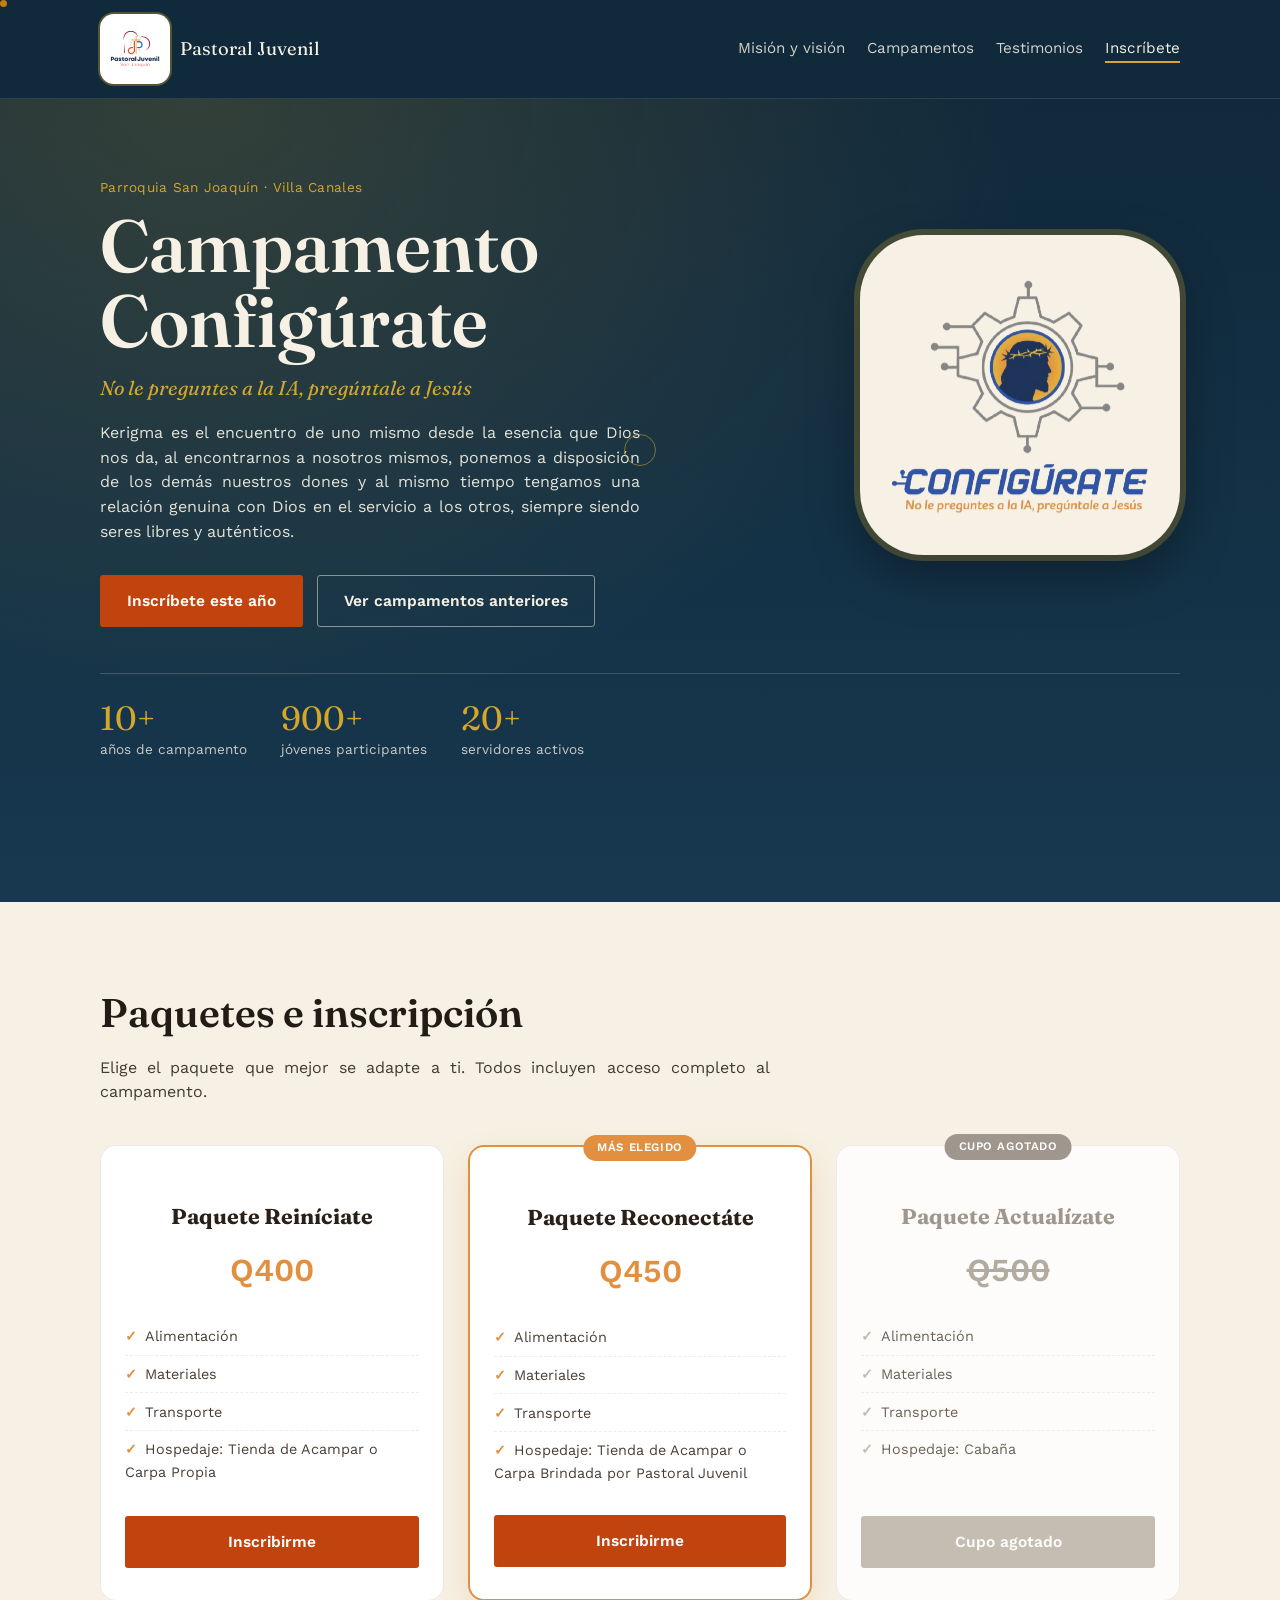
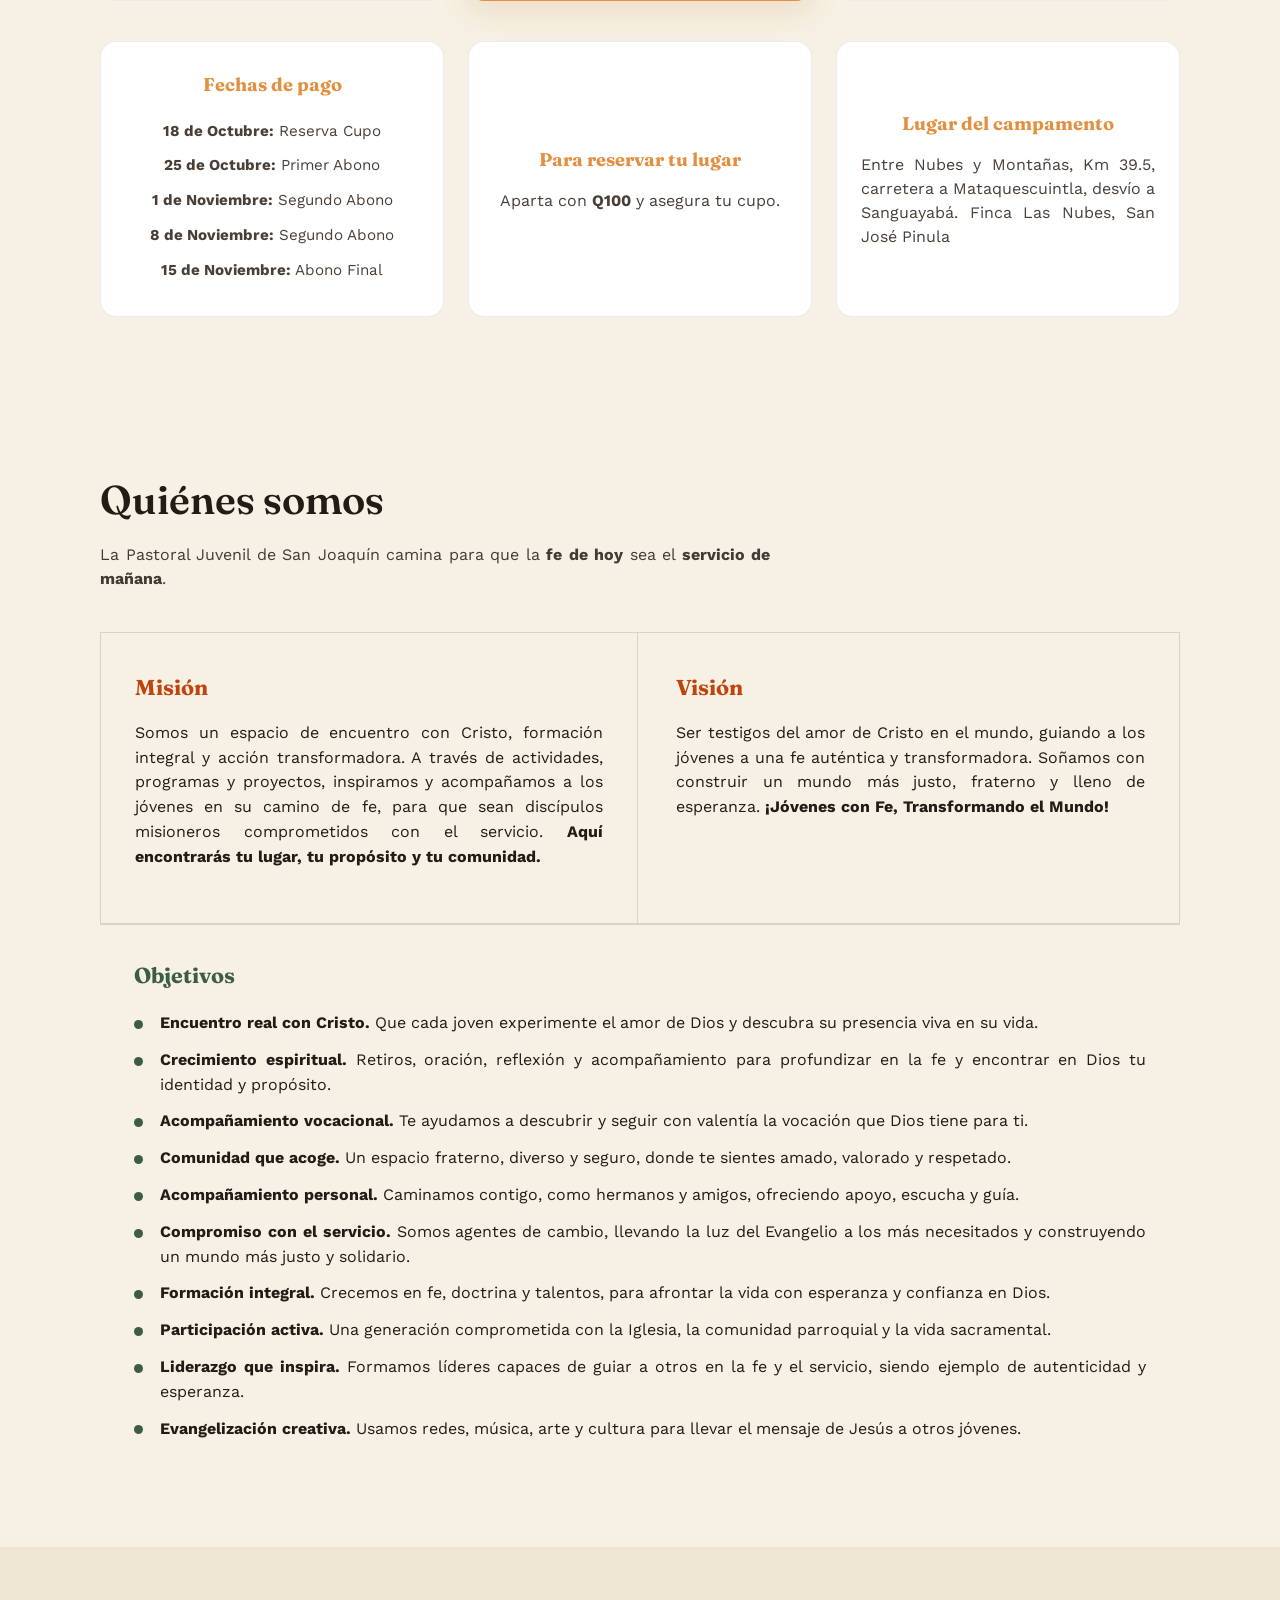
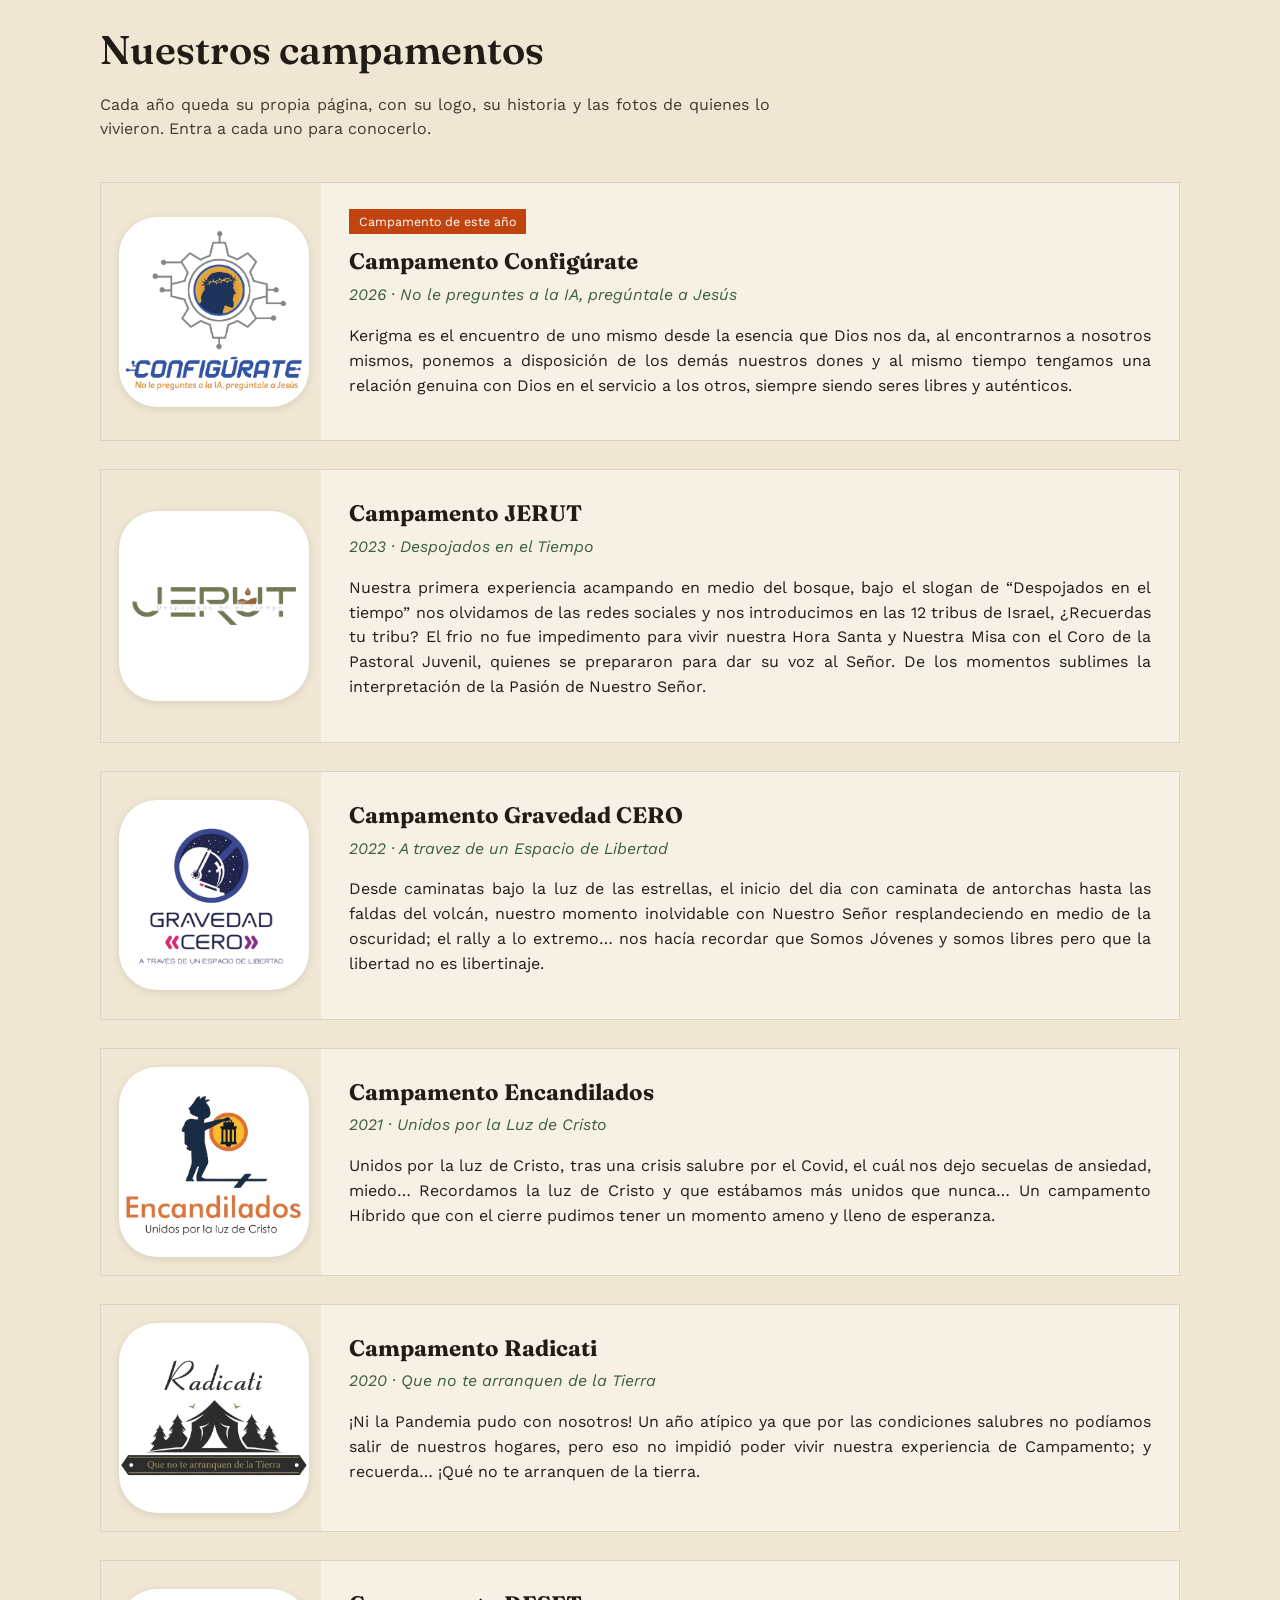
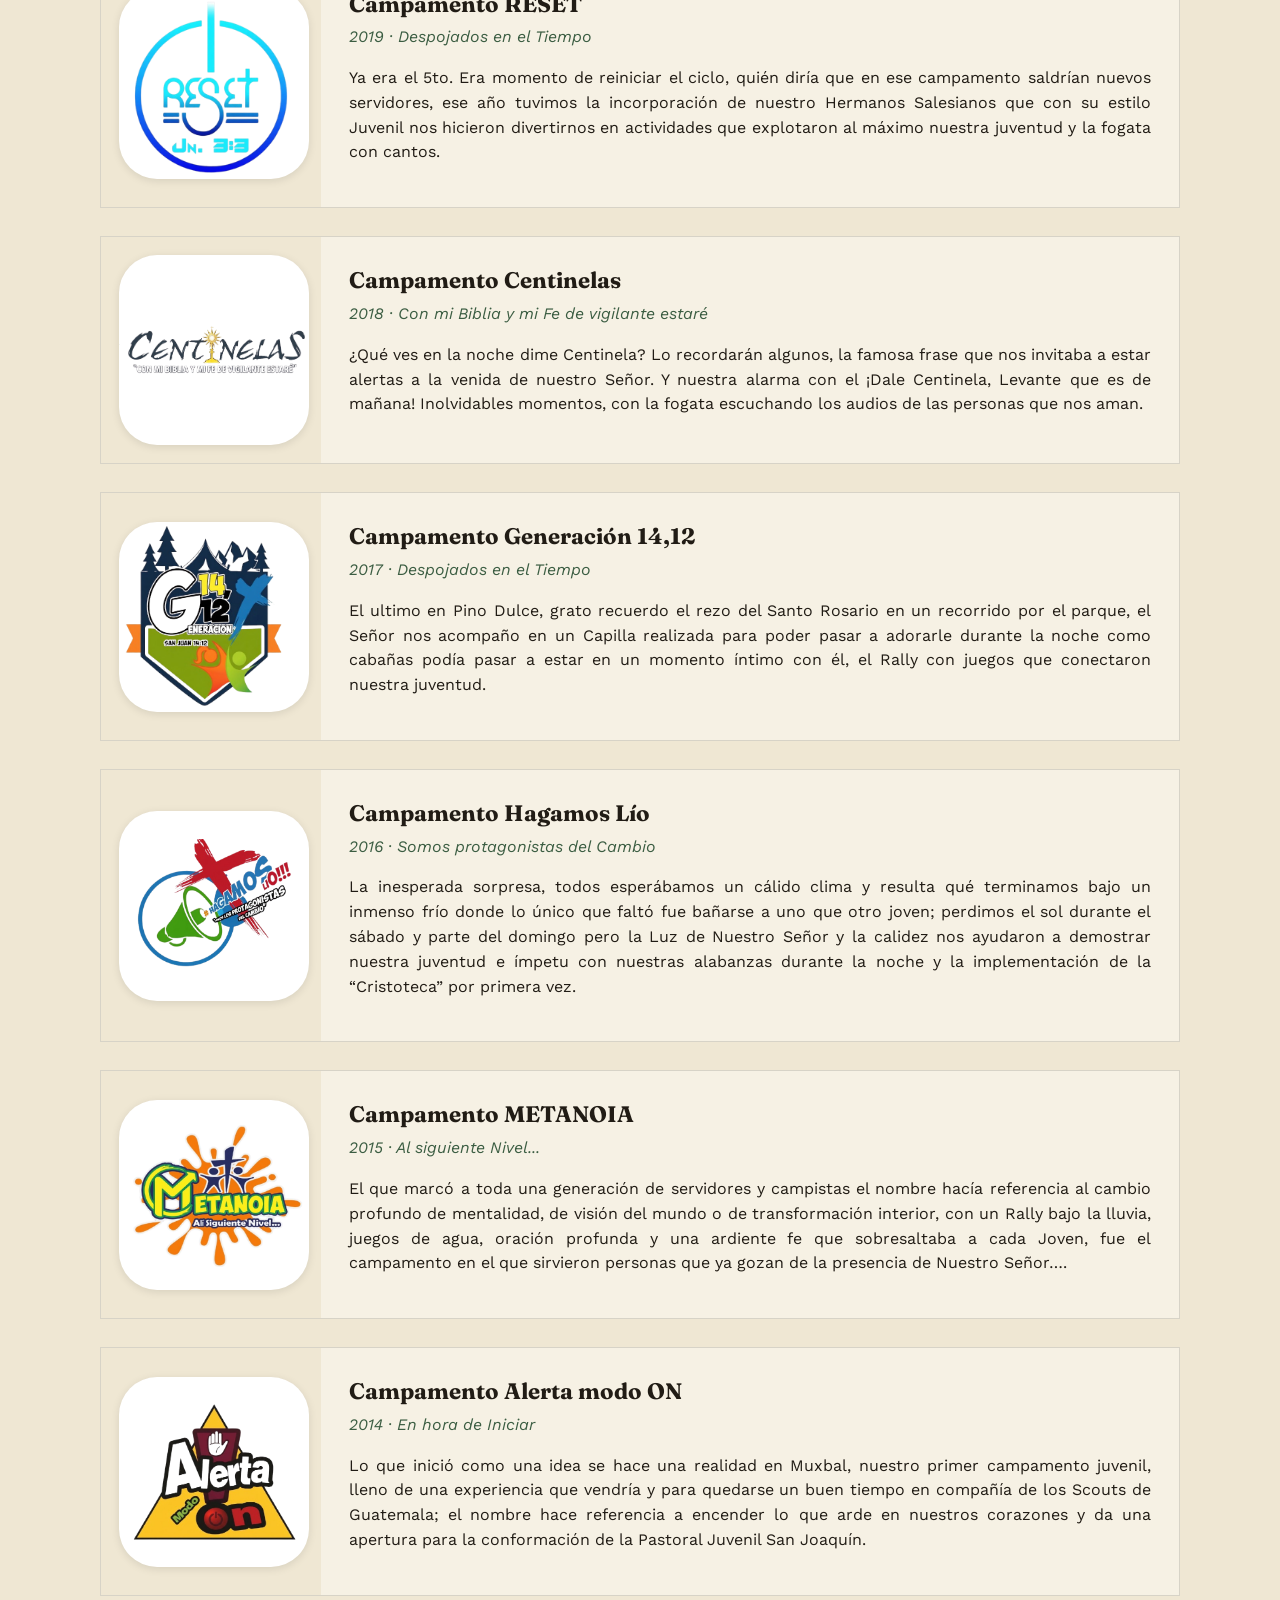
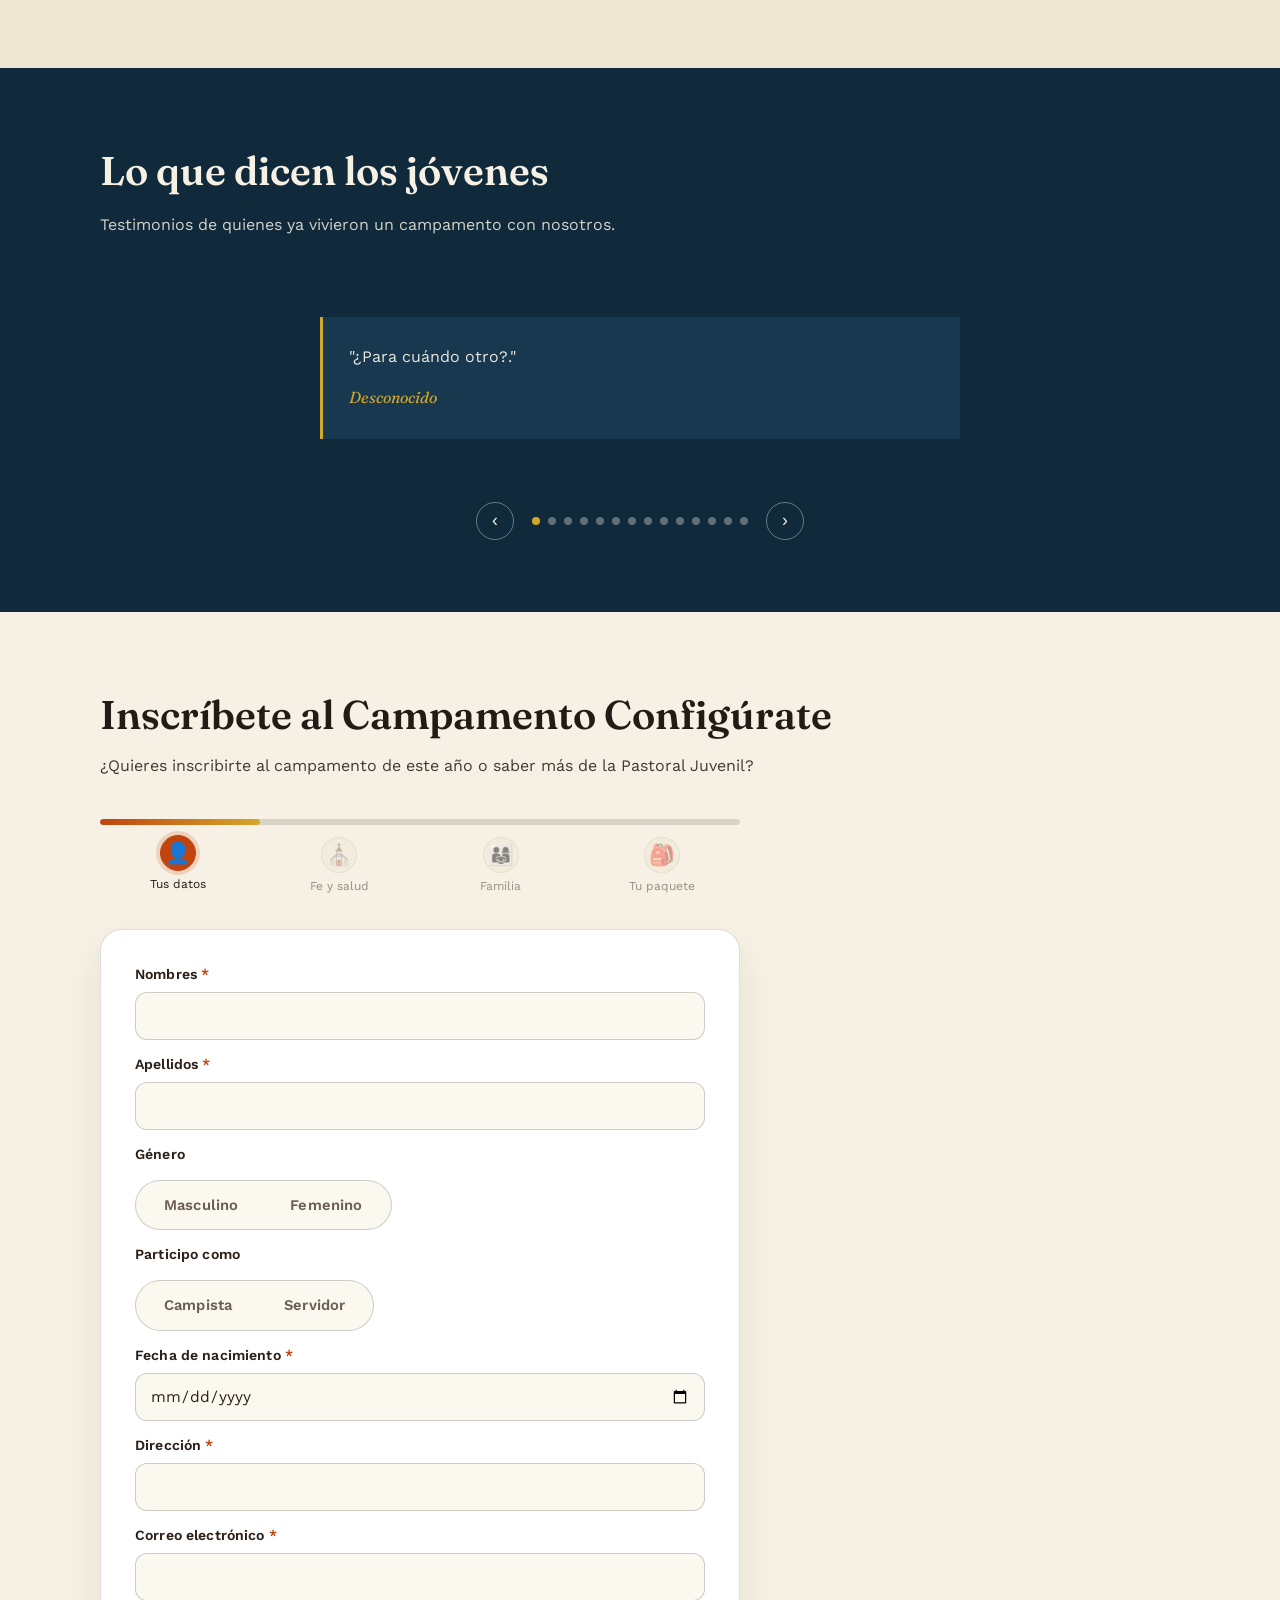
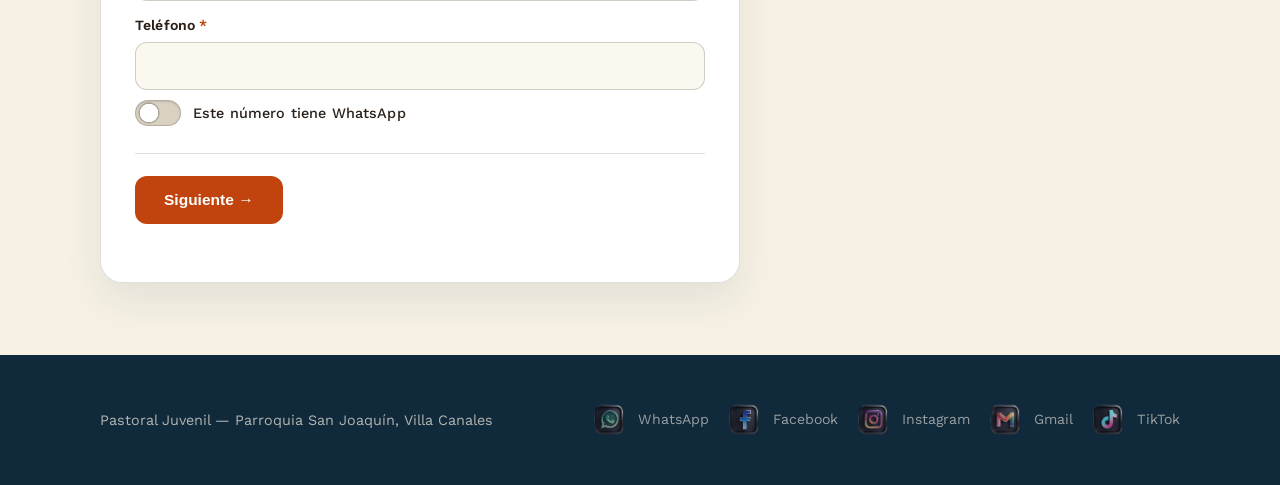
<file: index.html>
<!DOCTYPE html>
<html lang="es">
<head>
<meta charset="UTF-8">
<meta name="viewport" content="width=device-width, initial-scale=1.0">
<title>Pastoral Juvenil — Parroquia San Joaquín, Villa Canales</title>
<meta name="description" content="Pastoral Juvenil de la Parroquia San Joaquín, Villa Canales: misión, visión, objetivos y campamentos juveniles.">
<link rel="preconnect" href="https://fonts.googleapis.com">
<link href="https://fonts.googleapis.com/css2?family=Fraunces:ital,wght@0,500;0,600;1,500&family=Work+Sans:wght@400;500;600&display=swap" rel="stylesheet">
<link rel="stylesheet" href="css/style.css">
</head>
<body>
<script src="js/transicion.js"></script>

<header class="encabezado">
  <div class="contenedor barra-nav">
    <a href="#inicio" class="marca">
      <span class="marco-logo marco-logo--nav">
        <img src="images/logo/logo.png" alt="Logo Pastoral Juvenil">
      </span>
      <span>Pastoral Juvenil</span>
    </a>
    <button class="boton-menu" id="botonMenu" aria-label="Abrir menú" aria-expanded="false">☰</button>
    <ul class="nav-enlaces" id="navEnlaces">
      <li><a href="#mision">Misión y visión</a></li>
      <li><a href="#campamentos">Campamentos</a></li>
      <li><a href="#testimonios">Testimonios</a></li>
      <li><a href="#contacto">Inscríbete</a></li>
    </ul>
  </div>
</header>

<section class="hero" id="inicio">
  <div class="contenedor hero-grid">
    <div>
      <p class="hero-etiqueta">Parroquia San Joaquín · Villa Canales</p>
      <h1 id="heroNombre">Campamento</h1>
      <p class="hero-slogan" id="heroSlogan">Slogan del campamento</p>
      <p class="hero-descripcion" id="heroDescripcion">Descripción del campamento de este año.</p>
      <div class="hero-acciones">
        <a href="#contacto" class="boton boton-ascua">Inscríbete este año</a>
        <a href="#campamentos" class="boton boton-fantasma">Ver campamentos anteriores</a>
      </div>
    </div>
    <div class="hero-logo-envoltura">
      <img id="heroLogo" src="images/logo/logo.png" alt="Logo del campamento actual" data-parallax="0.06">
    </div>
  </div>
  <div class="contenedor franja-stats" id="franjaStats"></div>
  <p class="hero-anio" id="heroAnio"></p>
  <div id="contenedorBrasas" aria-hidden="true"></div>
</section>

 <section class="seccion seccion-precios" id="precios">
        <div class="contenedor revelar">
          <h2 class="titulo-seccion">Paquetes e inscripción</h2>
          <p class="subtitulo-seccion" id="preciosSubtitulo"></p>
          <div class="precios-grid" id="preciosGrid"></div>
          <div class="precios-info revelar" id="preciosInfo"></div>
        </div>
      </section>

<section class="seccion" id="mision">
  <div class="contenedor revelar">
    <h2 class="titulo-seccion">Quiénes somos</h2>
    <p class="subtitulo-seccion">La Pastoral Juvenil de San Joaquín camina para que la <strong>fe de hoy</strong> sea el <strong>servicio de mañana</strong>.</p>
  </div>
  <div class="contenedor mv-grid revelar">
    <div class="mv-bloque">
      <h3>Misión</h3>
      <p id="textoMision"></p>
    </div>
    <div class="mv-bloque">
      <h3>Visión</h3>
      <p id="textoVision"></p>
    </div>
  </div>
  <div class="contenedor objetivos-franja">
    <h3>Objetivos</h3>
    <ul class="lista-objetivos" id="listaObjetivos"></ul>
  </div>
</section>

<section class="seccion seccion-papel-2" id="campamentos">
  <div class="contenedor revelar">
    <h2 class="titulo-seccion">Nuestros campamentos</h2>
    <p class="subtitulo-seccion">Cada año queda su propia página, con su logo, su historia y las fotos de quienes lo vivieron. Entra a cada uno para conocerlo.</p>
    <div class="sendero" id="senderoCampamentos"></div>
  </div>
</section>

<section class="seccion seccion-noche" id="testimonios">
  <div class="contenedor revelar">
    <h2 class="titulo-seccion">Lo que dicen los jóvenes</h2>
    <p class="subtitulo-seccion">Testimonios de quienes ya vivieron un campamento con nosotros.</p>
    <div class="testimonios-carrusel" id="testimoniosCarrusel"></div>
    <div class="testimonios-controles" id="testimoniosControles" style="display:none;">
      <button class="flecha-carrusel" id="testimonioAnterior" aria-label="Testimonio anterior">‹</button>
      <div class="puntos-carrusel" id="testimoniosPuntos"></div>
      <button class="flecha-carrusel" id="testimonioSiguiente" aria-label="Testimonio siguiente">›</button>
    </div>
  </div>
</section>

<section class="seccion" id="contacto">
  <div class="contenedor revelar">
    <h2 class="titulo-seccion" id="tituloContacto">Inscríbete al campamento de este año</h2>
    <p class="subtitulo-seccion" id="mensajeContacto"></p>

    <div class="progreso-formulario">
      <div class="progreso-barra"><div class="progreso-relleno" id="progresoRelleno"></div></div>
      <div class="progreso-pasos" id="progresoPasos">
        <span class="progreso-paso activa" data-paso-num="1"><span class="progreso-icono">👤</span>Tus datos</span>
        <span class="progreso-paso" data-paso-num="2"><span class="progreso-icono">⛪</span>Fe y salud</span>
        <span class="progreso-paso" data-paso-num="3"><span class="progreso-icono">👨‍👩‍👧</span>Familia</span>
        <span class="progreso-paso" data-paso-num="4"><span class="progreso-icono">🎒</span>Tu paquete</span>
      </div>
    </div>

    <form class="formulario" id="formularioContacto">
  <input type="hidden" id="fechaInscripcion" name="fecha_inscripcion">

  <!-- Trampa para robots: las personas no ven ni llenan este campo -->
  <div style="position:absolute; left:-9999px;" aria-hidden="true">
    <label for="sitioWeb">No llenar este campo</label>
    <input type="text" id="sitioWeb" name="sitio_web" tabindex="-1" autocomplete="off">
  </div>

  <div class="paso-formulario activo" data-paso="1">

  <div>
    <label for="nombres">Nombres</label>
    <input type="text" id="nombres" name="nombres" required autocomplete="given-name">
  </div>

  <div>
    <label for="apellidos">Apellidos</label>
    <input type="text" id="apellidos" name="apellidos" required autocomplete="family-name">
  </div>

  <div>
    <label>Género</label>
    <div class="fila-radio-opciones">
      <label><input type="radio" name="sexo" value="Masculino" required> Masculino</label>
      <label><input type="radio" name="sexo" value="Femenino"> Femenino</label>
    </div>
  </div>

  <div>
    <label>Participo como</label>
    <div class="fila-radio-opciones">
      <label><input type="radio" name="tipo" value="Campista" required> Campista</label>
      <label><input type="radio" name="tipo" value="Servidor"> Servidor</label>
    </div>
  </div>

  <div>
    <label for="fechaNacimiento">Fecha de nacimiento</label>
    <input type="date" id="fechaNacimiento" name="fecha_nacimiento" required>
  </div>

  <div>
    <label for="direccion">Dirección</label>
    <input type="text" id="direccion" name="direccion" required>
  </div>

  <div>
    <label for="correo">Correo electrónico</label>
    <input type="email" id="correo" name="correo"
           pattern="[^@\s]+@[^@\s]+\.[^@\s]+"
           title="Escribe un correo válido, ej: nombre@dominio.com" required>
  </div>

  <div>
    <label for="telefono">Teléfono</label>
    <input type="tel" id="telefono" name="telefono" required>
    <label class="fila-checkbox">
      <input type="checkbox" name="telefono_whatsapp" value="Sí">
      Este número tiene WhatsApp
    </label>
  </div>

  </div>

  <div class="paso-formulario" data-paso="2">

  <div>
    <label for="tallaPlayera">Talla de playera</label>
    <select id="tallaPlayera" name="talla_playera" required>
      <option value="" disabled selected>Selecciona una talla</option>
      <option value="XS">XS</option>
      <option value="S">S</option>
      <option value="M">M</option>
      <option value="L">L</option>
      <option value="XL">XL</option>
      <option value="XXL">XXL</option>
    </select>
  </div>

  <div>
    <label for="grupo">Grupo al que pertenece</label>
    <input type="text" id="grupo" name="grupo" placeholder="Ej: Luz y Vida">
  </div>

  <div>
    <label for="aniosPerseverancia">Años de perseverancia</label>
    <input type="number" id="aniosPerseverancia" name="anios_perseverancia" min="0" max="80">
  </div>

  <div>
    <label>Sacramentos recibidos</label>
    <div class="grupo-checkboxes">
      <label class="fila-checkbox">
        <input type="checkbox" name="sacramento_bautismo" value="Sí"> Bautismo
      </label>
      <label class="fila-checkbox">
        <input type="checkbox" name="sacramento_primera_comunion" value="Sí"> Primera Comunión
      </label>
      <label class="fila-checkbox">
        <input type="checkbox" name="sacramento_confirmacion" value="Sí"> Confirmación
      </label>
    </div>
  </div>

  <div class="pregunta-si-no" data-condicional="enfermedadEspecificar">
    <label>¿Padece alguna enfermedad?</label>
    <div class="fila-radio-si-no">
      <label><input type="radio" name="enfermedad_padece" value="Sí" required> Sí</label>
      <label><input type="radio" name="enfermedad_padece" value="No"> No</label>
    </div>
    <input type="text" id="enfermedadEspecificar" name="enfermedad_especificar" placeholder="¿Cuál?" class="campo-condicional" hidden>
  </div>

  <div class="pregunta-si-no" data-condicional="medicamentoEspecificar">
    <label>¿Toma algún medicamento?</label>
    <div class="fila-radio-si-no">
      <label><input type="radio" name="medicamento_toma" value="Sí" required> Sí</label>
      <label><input type="radio" name="medicamento_toma" value="No"> No</label>
    </div>
    <input type="text" id="medicamentoEspecificar" name="medicamento_especificar" placeholder="¿Cuál?" class="campo-condicional" hidden>
  </div>

  <div class="pregunta-si-no" data-condicional="alergiaEspecificar">
    <label>¿Es alérgico a algo?</label>
    <div class="fila-radio-si-no">
      <label><input type="radio" name="alergia_tiene" value="Sí" required> Sí</label>
      <label><input type="radio" name="alergia_tiene" value="No"> No</label>
    </div>
    <input type="text" id="alergiaEspecificar" name="alergia_especificar" placeholder="¿A qué?" class="campo-condicional" hidden>
  </div>

  </div>

  <div class="paso-formulario" data-paso="3">

  <h3 class="subtitulo-formulario">Datos del padre</h3>

  <div>
    <label for="padreNombres">Nombres del padre</label>
    <input type="text" id="padreNombres" name="padre_nombres">
  </div>

  <div>
    <label for="padreApellidos">Apellidos del padre</label>
    <input type="text" id="padreApellidos" name="padre_apellidos">
  </div>

  <div>
    <label for="padreTelefono">Teléfono del padre</label>
    <input type="tel" id="padreTelefono" name="padre_telefono">
    <label class="fila-checkbox">
      <input type="checkbox" name="padre_whatsapp" value="Sí">
      Este número tiene WhatsApp
    </label>
  </div>

  <h3 class="subtitulo-formulario">Datos de la madre</h3>

  <div>
    <label for="madreNombres">Nombres de la madre</label>
    <input type="text" id="madreNombres" name="madre_nombres">
  </div>

  <div>
    <label for="madreApellidos">Apellidos de la madre</label>
    <input type="text" id="madreApellidos" name="madre_apellidos">
  </div>

  <div>
    <label for="madreTelefono">Teléfono de la madre</label>
    <input type="tel" id="madreTelefono" name="madre_telefono">
    <label class="fila-checkbox">
      <input type="checkbox" name="madre_whatsapp" value="Sí">
      Este número tiene WhatsApp
    </label>
  </div>

  </div>

  <div class="paso-formulario" data-paso="4">

  <div class="campo-paquetes">
    <label>Paquete de interés</label>
    <div class="selector-paquetes" id="selectorPaquetes" role="radiogroup" aria-label="Selecciona tu paquete"></div>
    <input type="hidden" id="paquete" name="paquete" required>
  </div>

  <div>
    <label for="mensaje">Mensaje (opcional)</label>
    <textarea id="mensaje" name="mensaje" placeholder="Cuéntanos si vienes solo, con tu grupo, si es tu primer campamento..."></textarea>
  </div>

  </div>

  <div class="controles-paso">
    <button type="button" class="boton boton-fantasma" id="botonAtras" hidden>← Atrás</button>
    <button type="button" class="boton boton-ascua" id="botonSiguiente">Siguiente →</button>
    <button type="submit" class="boton boton-ascua" id="botonEnviar" hidden>Enviar inscripción</button>
  </div>
  <p id="estadoFormulario" style="font-size:0.9rem;"></p>
</form>
  </div>
</section>

<footer class="pie">
  <div class="contenedor pie-fila">
    <span>Pastoral Juvenil — Parroquia San Joaquín, Villa Canales</span>
    <span id="pieRedes"></span>
  </div>
</footer>

<script src="js/main.js"></script>
<script src="js/pasos-formulario.js"></script>
<script src="js/interacciones.js"></script>
</body>
</html>
</file>
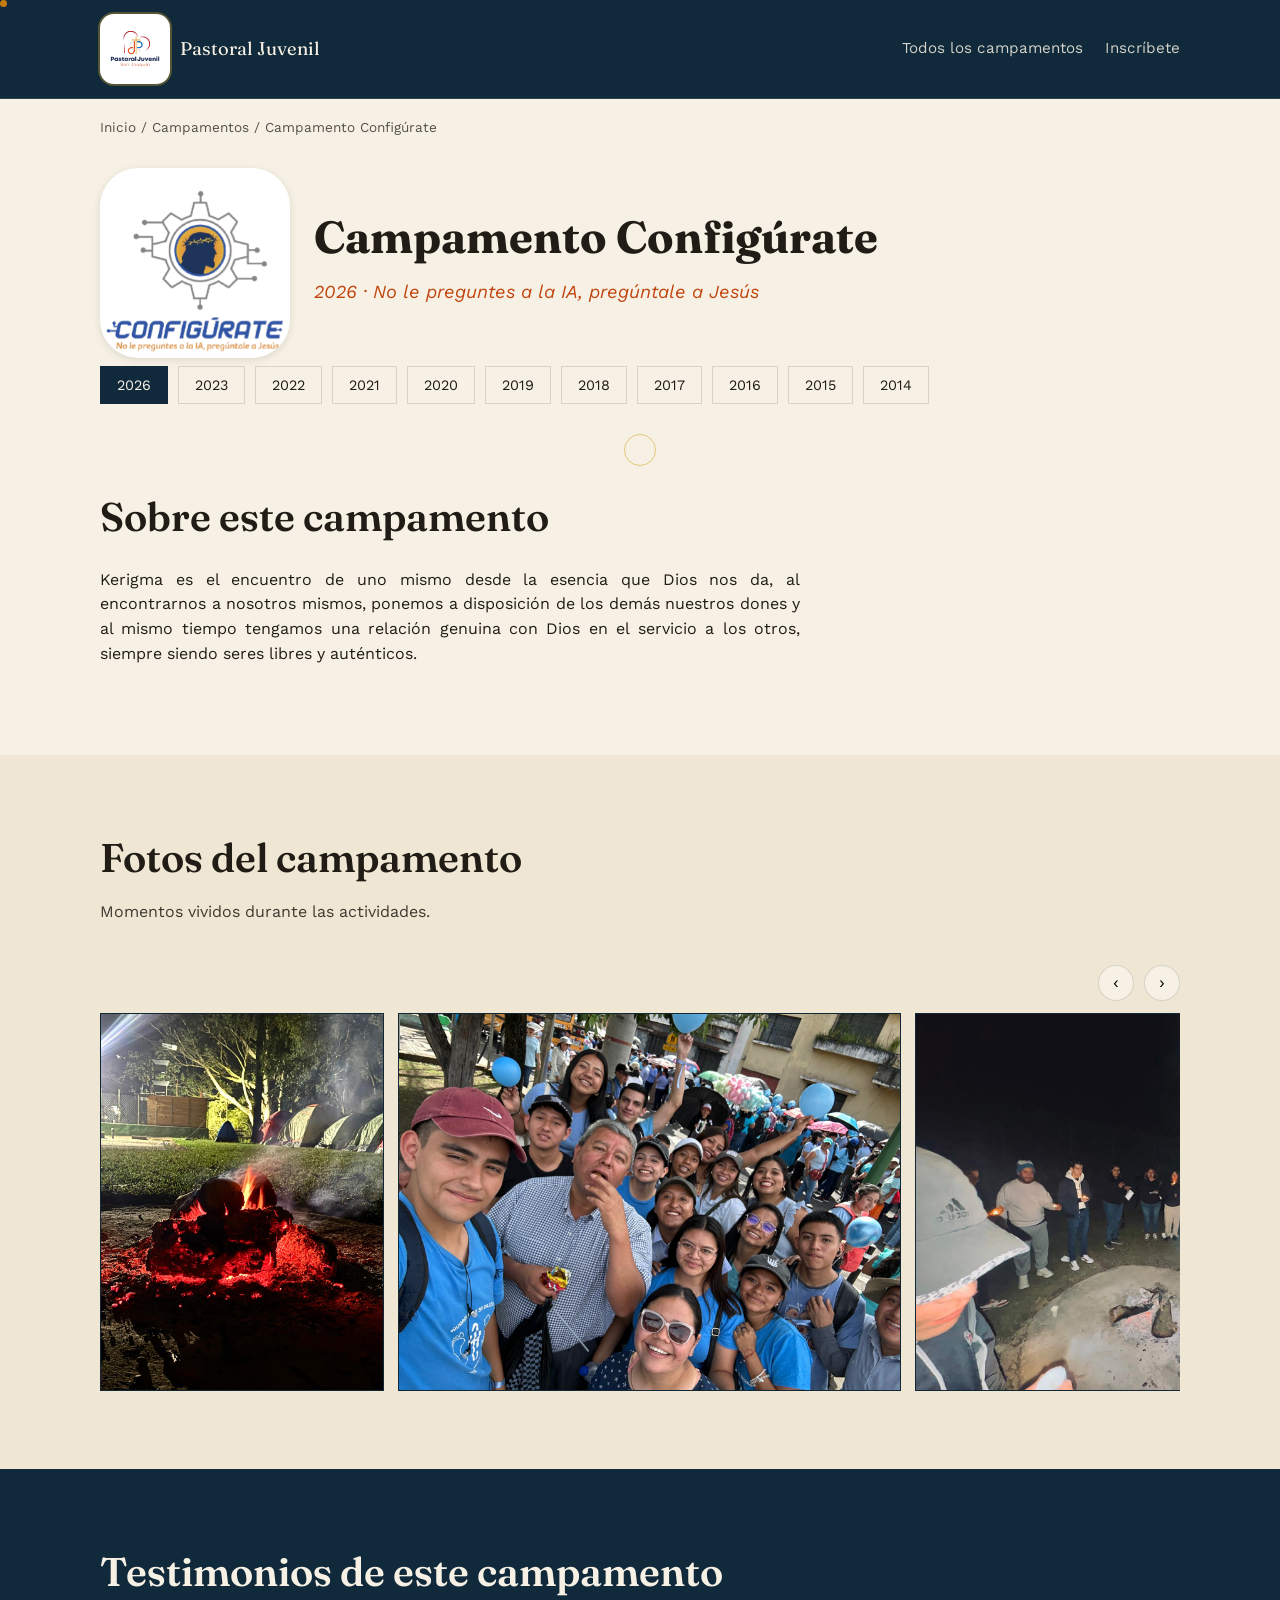
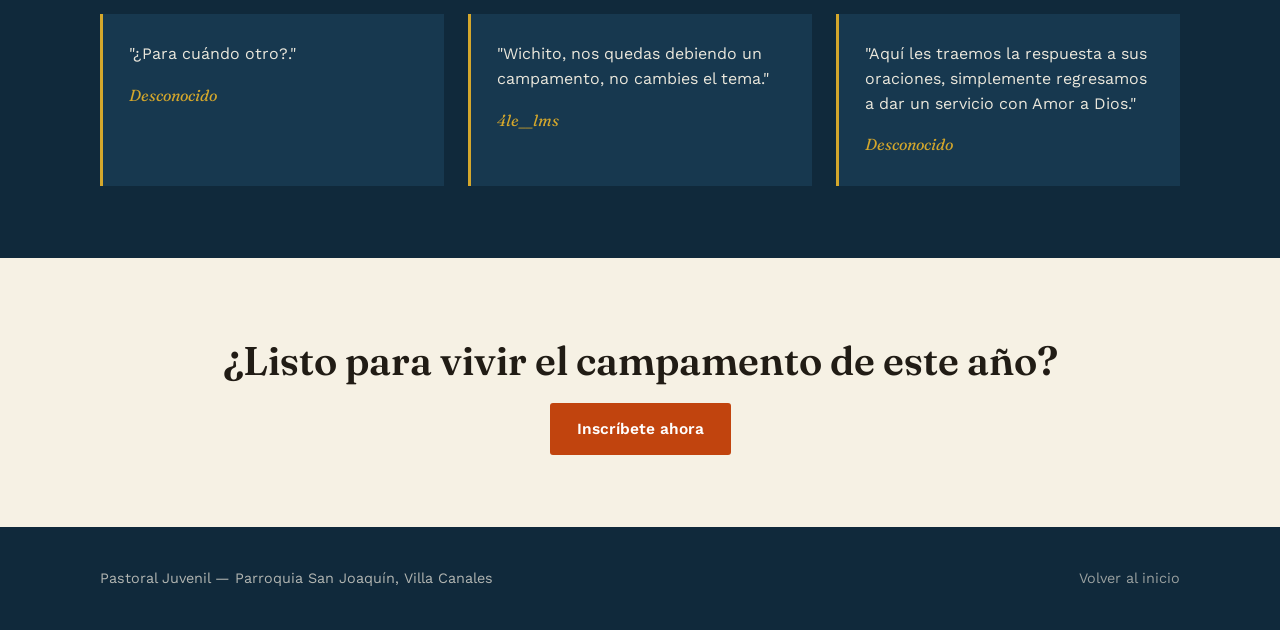
<file: camps/camp.html>
<!DOCTYPE html>
<html lang="es">
<head>
<meta charset="UTF-8">
<meta name="viewport" content="width=device-width, initial-scale=1.0">
<title>Campamento — Pastoral Juvenil San Joaquín</title>
<link rel="preconnect" href="https://fonts.googleapis.com">
<link href="https://fonts.googleapis.com/css2?family=Fraunces:ital,wght@0,500;0,600;1,500&family=Work+Sans:wght@400;500;600&display=swap" rel="stylesheet">
<link rel="stylesheet" href="../css/style.css">
</head>
<body>
<script src="../js/transicion.js"></script>

<header class="encabezado">
  <div class="contenedor barra-nav">
   <a href="../index.html" class="marca">
      <span class="marco-logo marco-logo--nav">
        <img src="../images/logo/logo.png" alt="Logo Pastoral Juvenil">
      </span>
      <span>Pastoral Juvenil</span>
    </a>
    <ul class="nav-enlaces" style="display:flex;">
      <li><a href="../index.html#campamentos">Todos los campamentos</a></li>
      <li><a href="../index.html#contacto">Inscríbete</a></li>
    </ul>
  </div>
</header>

<div class="contenedor migaja">
  <a href="../index.html">Inicio</a> / <a href="../index.html#campamentos">Campamentos</a> / <span id="migajaNombre"></span>
</div>

<section class="cabecera-campamento revelar visible">
  <div class="contenedor">
    <div style="display:flex; gap:24px; align-items:center; flex-wrap:wrap;">
      <span class="marco-logo marco-logo--detalle">
        <img id="logoCampamento" src="../images/logo/logo.png" alt="" data-parallax="0.05">
      </span>
      <div>
        <h1 id="nombreCampamento">Campamento</h1>
        <p class="anio-slogan" id="sloganCampamento"></p>
      </div>
    </div>
    <div class="selector-anios" id="selectorAnios"></div>
  </div>
</section>

<section class="seccion revelar">
  <div class="contenedor">
    <h2 class="titulo-seccion">Sobre este campamento</h2>
    <p id="descripcionCampamento" style="max-width:70ch;"></p>
  </div>
</section>

<section class="seccion seccion-papel-2 revelar">
  <div class="contenedor">
    <h2 class="titulo-seccion">Fotos del campamento</h2>
    <p class="subtitulo-seccion">Momentos vividos durante las actividades.</p>
    <div class="carrusel">
      <div class="carrusel-controles" id="controlesFotos" style="display:none;">
        <button class="flecha-fotos" id="fotoAnterior" aria-label="Foto anterior">‹</button>
        <button class="flecha-fotos" id="fotoSiguiente" aria-label="Foto siguiente">›</button>
      </div>
      <div class="carrusel-pista" id="pistaFotos"></div>
    </div>
  </div>
</section>

<section class="seccion seccion-noche revelar">
  <div class="contenedor">
    <h2 class="titulo-seccion">Testimonios de este campamento</h2>
    <div class="testimonios-fila" id="filaTestimoniosCampamento"></div>
  </div>
</section>

<section class="seccion">
  <div class="contenedor" style="text-align:center;">
    <h2 class="titulo-seccion">¿Listo para vivir el campamento de este año?</h2>
    <a href="../index.html#contacto" class="boton boton-ascua">Inscríbete ahora</a>
  </div>
</section>

<footer class="pie">
  <div class="contenedor pie-fila">
    <span>Pastoral Juvenil — Parroquia San Joaquín, Villa Canales</span>
    <a href="../index.html">Volver al inicio</a>
  </div>
</footer>

<script src="../js/camp.js"></script>
<script src="../js/interacciones.js"></script>
</body>
</html>
</file>
<file: css/style.css>
/* ============================================
   Pastoral Juvenil — San Joaquín, Villa Canales
   Paleta: noche / papel / ascua / monte / oro
   ============================================ */

:root {
  --azul-noche: #10293B;
  --azul-noche-2: #17384F;
  --papel: #F6F1E4;
  --papel-2: #EFE7D3;
  --ascua: #C1440E;
  --ascua-2: #A23A0C;
  --verde-monte: #3B5D42;
  --oro: #D4A72C;
  --texto: #211C15;
  --texto-claro: #F6F1E4;
  --borde: rgba(33, 28, 21, 0.14);

  --serif: "Fraunces", Georgia, serif;
  --sans: "Work Sans", "Segoe UI", sans-serif;
}

* { box-sizing: border-box; }

html { scroll-behavior: smooth; }

@media (prefers-reduced-motion: reduce) {
  html { scroll-behavior: auto; }
  * { animation: none !important; transition: none !important; }
}

body {
  margin: 0;
  font-family: var(--sans);
  background: var(--papel);
  color: var(--texto);
  line-height: 1.55;
}

img { max-width: 100%; display: block; }

a { color: inherit; }

.contenedor {
  width: min(1080px, 92%);
  margin-inline: auto;
}

/* ---------- Encabezado ---------- */
.encabezado {
  background: var(--azul-noche);
  color: var(--texto-claro);
  position: sticky;
  top: 0;
  z-index: 20;
  border-bottom: 1px solid rgba(246, 241, 228, 0.12);
}

.barra-nav {
  display: flex;
  align-items: center;
  justify-content: space-between;
  padding: 14px 0;
  gap: 16px;
}

.marca {
  display: flex;
  align-items: center;
  gap: 10px;
  font-family: var(--serif);
  font-size: 1.15rem;
  text-decoration: none;
  color: var(--texto-claro);
}

.marca img { display: block; }

/* --- Marco unificado para el logo real: se usa en el encabezado,
   las tarjetas de campamento y el detalle de cada campamento, para
   que se vea igual en todos lados sin importar dónde esté puesto --- */
.marco-logo {
  width: 100px;
  height: 100px;
  border-radius: 20%;
  overflow: hidden;
  display: inline-flex;
  align-items: center;
  justify-content: center;
  background: #fff;
  flex-shrink: 0;
  box-shadow: 0 2px 8px rgba(0, 0, 0, 0.1);
}

.marco-logo img {
  width: 100%;
  height: 100%;
  object-fit: contain;  /* muestra el logo completo sin recortarlo */
  box-sizing: border-box;
  display: block;
}

.marco-logo--nav { width: 70px; height: 70px; padding: 3px; box-shadow: 0 0 0 2px rgba(212,167,44,0.35); }
.marco-logo--tarjeta { width: 190px; height: 190px; padding: 0px; }
.marco-logo--detalle { width: 190px; height: 190px; padding: 0px; }

.nav-enlaces {
  display: flex;
  gap: 22px;
  list-style: none;
  margin: 0;
  padding: 0;
  font-size: 0.95rem;
}

.nav-enlaces a { text-decoration: none; opacity: 0.85; }
.nav-enlaces a:hover { opacity: 1; }

.boton-menu {
  display: none;
  background: none;
  border: 1px solid rgba(246,241,228,0.4);
  color: var(--texto-claro);
  border-radius: 6px;
  padding: 6px 10px;
  font-size: 1.1rem;
}

@media (max-width: 720px) {
  .nav-enlaces {
    display: none;
    position: absolute;
    top: 100%;
    left: 0;
    right: 0;
    background: var(--azul-noche);
    flex-direction: column;
    padding: 16px 24px 22px;
    gap: 16px;
    border-bottom: 1px solid rgba(246,241,228,0.12);
  }
  .nav-enlaces.abierto { display: flex; }
  .boton-menu { display: inline-block; }
}

/* ---------- Hero ---------- */
.hero {
  background:
    radial-gradient(ellipse at 15% 0%, rgba(212,167,44,0.18), transparent 55%),
    linear-gradient(180deg, var(--azul-noche) 0%, var(--azul-noche-2) 100%);
  color: var(--texto-claro);
  padding: 64px 0 88px;
  position: relative;
  overflow: clip;
}

.hero-grid {
  display: grid;
  grid-template-columns: 1.1fr 0.9fr;
  gap: 48px;
  align-items: center;
}

@media (max-width: 800px) {
  .hero-grid { grid-template-columns: 1fr; text-align: center; }
  .hero-logo-envoltura {
  aspect-ratio: 1;
  width: min(320px, 70vw);   /* ← cámbialo por 420px o 460px */
  border-radius: 20%;
  background: var(--papel);
  display: grid;
  place-items: center;
  padding: 8px;
  box-shadow: 0 0 0 6px rgba(212,167,44,0.25), 0 20px 50px rgba(0,0,0,0.35);
  margin-left: auto;
}
}

.hero-etiqueta {
  font-family: var(--sans);
  font-size: 0.85rem;
  color: var(--oro);
  letter-spacing: 0.02em;
  margin-bottom: 10px;
}

.hero h1 {
  font-family: var(--serif);
  font-size: clamp(2.8rem, 7vw, 4.6rem);
  line-height: 1.02;
  margin: 0 0 14px;
  font-weight: 600;
}

.hero-slogan {
  font-family: var(--serif);
  font-style: italic;
  font-size: 1.25rem;
  color: var(--oro);
  margin: 0 0 18px;
}

.hero-descripcion {
  max-width: 54ch;
  opacity: 0.92;
  margin: 0 0 30px;
}

@media (max-width: 800px) {
  .hero-descripcion { max-width: none; margin-inline: auto; }
}

.hero-acciones { display: flex; gap: 14px; flex-wrap: wrap; }

@media (max-width: 800px) { .hero-acciones { justify-content: center; } }

.boton {
  display: inline-block;
  padding: 13px 26px;
  border-radius: 3px;
  text-decoration: none;
  font-weight: 600;
  font-size: 0.97rem;
  border: 1px solid transparent;
  cursor: pointer;
}

.boton-ascua {
  background: var(--ascua);
  color: #fff;
}
.boton-ascua:hover { background: var(--ascua-2); }

.boton-fantasma {
  border-color: rgba(246,241,228,0.5);
  color: var(--texto-claro);
  background: transparent;
}
.boton-fantasma:hover { border-color: var(--texto-claro); }

.hero-logo-envoltura {
  aspect-ratio: 1;
  width: min(320px, 70vw);
  border-radius: 20%;
  background: var(--papel);
  display: grid;
  place-items: center;
  padding: 22px;
  box-shadow: 0 0 0 6px rgba(212,167,44,0.25), 0 20px 50px rgba(0,0,0,0.35);
  margin-left: auto;
}

@media (max-width: 800px) { .hero-logo-envoltura { margin-inline: auto; } }

.hero-logo-envoltura img { 
  border-radius: 20%;
  width: 100%;
  height: 100%;
  object-fit: contain;
 }

.hero-anio {
  position: absolute;
  bottom: 22px;
  right: max(4%, calc((100% - 1080px) / 2));
  font-family: var(--serif);
  font-size: 0.95rem;
  color: rgba(246,241,228,0.6);
}

@media (max-width: 800px) { .hero-anio { display: none; } }

/* ---------- Secciones generales ---------- */
.seccion { padding: 72px 0; }
.seccion-papel-2 { background: var(--papel-2); }
.seccion-noche { background: var(--azul-noche); color: var(--texto-claro); }

.titulo-seccion {
  font-family: var(--serif);
  font-size: clamp(1.8rem, 3.2vw, 2.5rem);
  margin: 0 0 8px;
  font-weight: 600;
}

.subtitulo-seccion {
  max-width: 67ch;
  opacity: 0.85;
  margin: 0 0 40px;
}

/* ---------- Misión / Visión / Objetivos ---------- */
.mv-grid {
  display: grid;
  grid-template-columns: 1fr 1fr;
  gap: 4px;
  border: 1px solid var(--borde);
}

@media (max-width: 760px) { .mv-grid { grid-template-columns: 1fr; } }

.mv-bloque {
  background: var(--papel);
  padding: 38px 34px;
  border-right: 1px solid var(--borde);
}
.mv-grid .mv-bloque:nth-child(2) { border-right: none; }

.mv-bloque h3 {
  font-family: var(--serif);
  font-size: 1.35rem;
  margin: 0 0 14px;
  color: var(--ascua);
}

.mv-bloque p {
  text-align: justify;
  text-justify: inter-word;
  hyphens: auto;
}

.objetivos-franja {
  border-top: 1px solid var(--borde);
  background: var(--papel);
  padding: 34px;
}

.objetivos-franja h3 {
  font-family: var(--serif);
  font-size: 1.35rem;
  margin: 0 0 18px;
  color: var(--verde-monte);
}

.lista-objetivos {
  margin: 0;
  padding: 0;
  list-style: none;
  display: grid;
  gap: 12px;
}

.lista-objetivos li {
  padding-left: 26px;
  position: relative;
}

.lista-objetivos li::before {
  content: "";
  position: absolute;
  left: 0;
  top: 0.55em;
  width: 9px;
  height: 9px;
  background: var(--verde-monte);
  border-radius: 50%;
}

/* ---------- Sendero de campamentos ---------- */
.sendero {
  position: relative;
  display: grid;
  gap: 28px;
}

.tarjeta-campamento {
  display: grid;
  grid-template-columns: 220px 1fr;
  gap: 0;
  background: var(--papel);
  border: 1px solid var(--borde);
  text-decoration: none;
  color: var(--texto);
  overflow: hidden;
}

@media (max-width: 640px) {
  .tarjeta-campamento { grid-template-columns: 1fr; }
}

.tarjeta-campamento .miniatura {
  background: var(--papel-2);
  display: grid;
  place-items: center;
  padding: 18px;
}

.tarjeta-campamento .miniatura .marco-logo { transition: transform 0.35s ease; }
.tarjeta-campamento:hover .miniatura .marco-logo { transform: scale(1.06) rotate(-2deg); }

.tarjeta-campamento .contenido {
  padding: 26px 28px;
}

.etiqueta-actual {
  display: inline-block;
  font-size: 0.78rem;
  color: #fff;
  background: var(--ascua);
  padding: 3px 10px;
  margin-bottom: 10px;
}

.tarjeta-campamento h3 {
  font-family: var(--serif);
  font-size: 1.4rem;
  margin: 0 0 4px;
}

.tarjeta-campamento .anio-slogan {
  font-style: italic;
  color: var(--verde-monte);
  margin: 0 0 10px;
}

/* ---------- Testimonios ---------- */
.testimonios-fila {
  display: grid;
  grid-template-columns: repeat(auto-fit, minmax(260px, 1fr));
  gap: 24px;
}

.testimonio {
  background: var(--azul-noche-2);
  padding: 28px 26px;
  border-left: 3px solid var(--oro);
}

.testimonio p { margin: 0 0 16px; opacity: 0.95; }
.testimonio span { font-family: var(--serif); font-style: italic; color: var(--oro); }

/* ---------- Carrusel de fotos ---------- */
.carrusel {
  position: relative;
}

.carrusel-pista {
  display: flex;
  overflow-x: auto;
  scroll-snap-type: x mandatory;
  gap: 14px;
  padding-bottom: 6px;
  scrollbar-width: thin;
}

.carrusel-pista img {
  scroll-snap-align: start;
  flex: 0 0 auto;
  height: clamp(220px, 42vh, 380px);
  width: auto;
  max-width: 88vw;
  object-fit: contain;
  border: 1px solid var(--borde);
  background: var(--azul-noche);
}

.carrusel-vacio {
  scroll-snap-align: start;
  flex: 0 0 min(420px, 82vw);
  height: clamp(220px, 42vh, 380px);
  border: 1px solid var(--borde);
  background: var(--papel-2);
}

.carrusel-vacio {
  display: grid;
  place-items: center;
  text-align: center;
  padding: 20px;
  font-size: 0.9rem;
  color: rgba(33,28,21,0.55);
}

/* ---------- Formulario ---------- */
.formulario {
  display: grid;
  gap: 14px;
  max-width: 560px;
}

.formulario label { font-size: 0.9rem; display: block; margin-bottom: 4px; }

.formulario input,
.formulario textarea {
  width: 100%;
  padding: 11px 12px;
  border: 1px solid var(--borde);
  background: var(--papel);
  font-family: var(--sans);
  font-size: 0.97rem;
}

.formulario textarea { min-height: 110px; resize: vertical; }

/* ---------- Pie ---------- */
.pie {
  background: var(--azul-noche);
  color: rgba(246,241,228,0.7);
  padding: 40px 0;
  font-size: 0.9rem;
}

.pie-fila {
  display: flex;
  justify-content: space-between;
  flex-wrap: wrap;
  gap: 14px;
  align-items: center;
}

.pie a { text-decoration: none; opacity: 0.85; }
.pie a:hover { opacity: 1; }

/* ---------- Página de campamento individual ---------- */
.migaja {
  padding: 18px 0 0;
  font-size: 0.85rem;
  opacity: 0.75;
}
.migaja a { text-decoration: none; }

.cabecera-campamento {
  padding: 30px 0 10px;
}

.cabecera-campamento h1 {
  font-family: var(--serif);
  font-size: clamp(2rem, 4vw, 2.8rem);
  margin: 0 0 6px;
}

.cabecera-campamento .anio-slogan {
  font-style: italic;
  color: var(--ascua);
  font-size: 1.15rem;
  margin: 0 0 18px;
}

.selector-anios {
  display: flex;
  gap: 10px;
  flex-wrap: wrap;
  padding: 8px 0 0;
}

.pastilla-anio {
  padding: 7px 16px;
  border: 1px solid var(--borde);
  text-decoration: none;
  color: var(--texto);
  font-size: 0.9rem;
}

.pastilla-anio.activa {
  background: var(--azul-noche);
  color: var(--texto-claro);
  border-color: var(--azul-noche);
}

/* ============================================
   Dinamismo: fogata en el hero, contador,
   carruseles con controles, scroll-reveal
   ============================================ */

/* --- Fogata de partículas en el hero (un solo momento protagonista) --- */
.hero { isolation: isolate; }

.brasa {
  position: absolute;
  bottom: -10px;
  width: 6px;
  height: 6px;
  border-radius: 50%;
  background: var(--oro);
  box-shadow: 0 0 8px 2px rgba(212,167,44,0.7);
  opacity: 0;
  animation: subir-brasa linear infinite;
  z-index: 0;
}

@keyframes subir-brasa {
  0%   { transform: translate(0, 0) scale(1);   opacity: 0; }
  10%  { opacity: 0.9; }
  90%  { opacity: 0.5; }
  100% { transform: translate(var(--deriva, 20px), -340px) scale(0.3); opacity: 0; }
}

@media (prefers-reduced-motion: reduce) {
  .brasa { display: none; }
}

.hero-grid, .hero-anio { position: relative; z-index: 1; }

/* --- Franja de estadísticas --- */
.franja-stats {
  position: relative;
  z-index: 1;
  display: flex;
  flex-wrap: wrap;
  gap: 34px;
  margin-top: 46px;
  padding-top: 28px;
  border-top: 1px solid rgba(246,241,228,0.18);
}

.stat-item { min-width: 110px; }

.stat-numero {
  font-family: var(--serif);
  font-size: 2.1rem;
  color: var(--oro);
  line-height: 1;
}

.stat-etiqueta {
  font-size: 0.85rem;
  opacity: 0.8;
  margin-top: 4px;
}

/* --- Scroll reveal (un efecto discreto, no repetido por sección) --- */
.revelar {
  opacity: 0;
  transform: translateY(18px);
  transition: opacity 0.6s ease, transform 0.6s ease;
}
.revelar.visible { opacity: 1; transform: translateY(0); }

@media (prefers-reduced-motion: reduce) {
  .revelar { opacity: 1; transform: none; transition: none; }
}

/* --- Tarjetas de campamento: interacción al pasar el cursor --- */
.tarjeta-campamento {
  transition: transform 0.25s ease, box-shadow 0.25s ease, border-color 0.25s ease;
}
.tarjeta-campamento:hover,
.tarjeta-campamento:focus-visible {
  transform: translateY(-4px);
  box-shadow: 0 14px 30px rgba(16,41,59,0.16);
  border-color: var(--ascua);
}
.tarjeta-campamento .miniatura img {
  transition: transform 0.35s ease;
}

.boton { transition: transform 0.15s ease, background 0.2s ease; }
.boton:active { transform: scale(0.97); }

/* --- Barra de navegación: enlace activo según la sección visible --- */
.nav-enlaces a { position: relative; padding-bottom: 3px; transition: opacity 0.2s ease; }
.nav-enlaces a.activo { opacity: 1; }
.nav-enlaces a.activo::after {
  content: "";
  position: absolute;
  left: 0; right: 0; bottom: -3px;
  height: 2px;
  background: var(--oro);
}

/* --- Testimonios: carrusel con fundido + controles --- */
.testimonios-carrusel {
  position: relative;
  display: grid;
  place-items: center;
  min-height: 200px;
}

.testimonio-slide {
  grid-column: 1;
  grid-row: 1;
  width: 100%;
  max-width: 640px;
  opacity: 0;
  transform: translateY(6px);
  pointer-events: none;
  transition: opacity 0.45s ease, transform 0.45s ease;
}
.testimonio-slide.activo {
  opacity: 1;
  transform: translateY(0);
  pointer-events: auto;
}

.testimonios-controles {
  display: flex;
  justify-content: center;
  gap: 18px;
  margin-top: 24px;
  align-items: center;
}

.flecha-carrusel {
  background: transparent;
  border: 1px solid rgba(246,241,228,0.4);
  color: var(--texto-claro);
  width: 38px;
  height: 38px;
  border-radius: 50%;
  cursor: pointer;
  font-size: 1.1rem;
  display: grid;
  place-items: center;
}
.flecha-carrusel:hover { border-color: var(--oro); color: var(--oro); }

.puntos-carrusel { display: flex; gap: 8px; }
.punto {
  width: 8px; height: 8px; border-radius: 50%;
  background: rgba(246,241,228,0.35);
  border: none;
  cursor: pointer;
  padding: 0;
}
.punto.activo { background: var(--oro); }

/* --- Carrusel de fotos: controles y arrastre --- */
.carrusel { position: relative; }
.carrusel-controles {
  display: flex;
  justify-content: flex-end;
  gap: 10px;
  margin-bottom: 12px;
}
.flecha-fotos {
  background: var(--papel);
  border: 1px solid var(--borde);
  width: 36px;
  height: 36px;
  border-radius: 50%;
  cursor: pointer;
  font-size: 1rem;
}
.flecha-fotos:hover { border-color: var(--ascua); color: var(--ascua); }
.carrusel-pista { cursor: grab; }
.carrusel-pista:active { cursor: grabbing; }

/* ============================================
   Animaciones propias: cortina de transición,
   cursor personalizado, títulos que se revelan,
   botones magnéticos
   ============================================ */

/* --- Cortina de transición entre páginas --- */
.cortina-transicion {
  position: fixed;
  inset: 0;
  z-index: 9999;
  background: var(--azul-noche);
  transform-origin: top;
  transition: transform 0.5s cubic-bezier(0.76, 0, 0.24, 1);
  display: flex;
  align-items: center;
  justify-content: center;
}
.cortina-transicion::before {
  content: "";
  width: 12px;
  height: 12px;
  border-radius: 50%;
  background: var(--oro);
  animation: latido-cortina 1.1s ease-in-out infinite;
}
.cortina-transicion.oculta {
  transform: scaleY(0);
  pointer-events: none;
}
@keyframes latido-cortina {
  0%, 100% { transform: scale(1); opacity: 0.55; }
  50% { transform: scale(1.7); opacity: 1; }
}

/* --- Cursor personalizado (solo con mouse de precisión) --- */
html.cursor-personalizado,
html.cursor-personalizado a,
html.cursor-personalizado button {
  cursor: none;
}
html.cursor-personalizado input,
html.cursor-personalizado textarea {
  cursor: text;
}
.cursor-punto, .cursor-anillo {
  position: fixed;
  top: 0;
  left: 0;
  border-radius: 50%;
  pointer-events: none;
  z-index: 9998;
  will-change: transform;
}
.cursor-punto {
  width: 7px;
  height: 7px;
  background: var(--oro);
  mix-blend-mode: difference;
}
.cursor-anillo {
  width: 32px;
  height: 32px;
  border: 1px solid rgba(212,167,44,0.55);
  transition: width 0.22s ease, height 0.22s ease, border-color 0.22s ease;
}
.cursor-anillo.activo {
  width: 54px;
  height: 54px;
  border-color: var(--ascua);
}

/* --- Títulos que se revelan palabra por palabra al hacer scroll --- */
.titulo-seccion .palabra {
  display: inline-block;
  overflow: hidden;
  vertical-align: top;
  padding-bottom: 0.08em;
}
.titulo-seccion .palabra-interior {
  display: inline-block;
  transform: translateY(115%);
  transition: transform 0.6s cubic-bezier(0.22, 1, 0.36, 1);
}
.titulo-seccion .palabra-interior.visible {
  transform: translateY(0);
}
@media (prefers-reduced-motion: reduce) {
  .titulo-seccion .palabra-interior { transform: none; }
}

/* --- Elementos con desplazamiento parallax --- */
[data-parallax] { will-change: transform; }

/* --- Íconos de contacto (propios, no logos oficiales) --- */
.fila-iconos-contacto {
  display: flex;
  flex-wrap: wrap;
  gap: 10px;
  align-items: center;
}

.icono-contacto {
  display: inline-flex;
  align-items: center;
  gap: 4px;
  text-decoration: none;
  color: inherit;
  font-size: 0.88rem;
  opacity: 0.9;
  transition: transform 0.2s ease, opacity 0.2s ease;
}
.icono-contacto:hover { opacity: 1; transform: translateY(-2px); }

.icono-contacto img {
  width: 50px;
  height: 50px;
  object-fit: contain;
  display: block;
  flex-shrink: 0; 
  align-self: center;       /* ← y esto también falta */
}

/* --- Texto justificado en bloques largos --- */
.subtitulo-seccion,
.mv-bloque p,
.lista-objetivos li,
.tarjeta-campamento .contenido p,
.hero-descripcion,
#descripcionCampamento {
  text-align: justify;
  text-justify: inter-word;
  hyphens: auto;
}


/* --- Sección de precios --- */
.seccion-precios {
  /* Sin fondo propio: hereda el fondo papel del sitio */
  padding: 80px 0;
}

.precios-grid {
  display: grid;
  /* 3 columnas en escritorio, 2 en tablet, 1 en móvil */
  grid-template-columns: repeat(3, 1fr);
  gap: 1.5rem;
  margin-top: 2.5rem;
  align-items: stretch;
}

@media (max-width: 980px) {
  .precios-grid {
    grid-template-columns: repeat(2, 1fr);
  }
}

@media (max-width: 620px) {
  .precios-grid {
    grid-template-columns: 1fr;
  }
}

.precio-card {
  background: #fff;
  border: 1px solid rgba(0, 0, 0, 0.08);
  border-radius: 16px;
  padding: 2rem 1.5rem;
  text-align: center;
  position: relative;
  display: flex;
  flex-direction: column;
  transition: transform 0.3s ease, border-color 0.3s ease, box-shadow 0.3s ease;
}

.precio-card:hover {
  transform: translateY(-6px);
  border-color: #e29040;
  box-shadow: 0 12px 30px rgba(0, 0, 0, 0.08);
}

.precio-card.destacado {
  border: 2px solid #e29040;
  box-shadow: 0 12px 30px rgba(199, 107, 31, 0.15);
}

.precio-etiqueta {
  position: absolute;
  top: -12px;
  left: 50%;
  transform: translateX(-50%);
  background: #e29040;
  color: #fff;
  padding: 4px 14px;
  border-radius: 20px;
  font-size: 0.72rem;
  font-weight: 600;
  text-transform: uppercase;
  letter-spacing: 0.05em;
}

.precio-card h3 {
  font-family: 'Fraunces', serif;
  font-size: 1.35rem;
  margin-bottom: 0.4rem;
  color: #2a2018;
}

.precio-monto {
  font-size: 2rem;
  font-weight: 600;
  color: #e29040;
  margin: 0.4rem 0 1.4rem;
}

.precio-card ul {
  list-style: none;
  padding: 0;
  margin: 0 0 1.5rem;
  text-align: left;
  flex-grow: 1;
}

.precio-card ul li {
  padding: 0.45rem 0;
  font-size: 0.9rem;
  color: #4a3f36;
  border-bottom: 1px dashed rgba(0, 0, 0, 0.07);
}

.precio-card ul li:last-child {
  border-bottom: none;
}

.precio-card ul li::before {
  content: "✓ ";
  color: #e29040;
  font-weight: bold;
  margin-right: 4px;
}

.precio-card .boton {
  margin-top: auto;
  width: 100%;
  text-align: center;
}

/* Info inferior: fechas de pago y reserva */
.precios-info {
  display: grid;
  grid-template-columns: repeat(auto-fit, minmax(280px, 1fr));
  gap: 1.5rem;
  margin-top: 2.5rem;
}

.precio-info-bloque {
  background: #fff;
  border: 1px solid rgba(0, 0, 0, 0.08);
  border-radius: 16px;
  padding: 1.8rem 1.5rem;
  display: flex;
  flex-direction: column;
  justify-content: center;
  align-items: center;
  text-align: center;
  min-height: 160px;
}

.precio-info-bloque h4 {
  font-family: 'Fraunces', serif;
  color: #e29040;
  margin: 0 0 0.9rem;
  font-size: 1.15rem;
}

.precio-info-bloque ul {
  list-style: none;
  padding: 0;
  margin: 0;
}

.precio-info-bloque ul li {
  padding: 0.35rem 0;
  font-size: 0.95rem;
  color: #4a3f36;
}

.precio-info-bloque p {
  color: #4a3f36;
  line-height: 1.5;
  margin: 0;
  text-align: justify;
  text-justify: inter-word;
  hyphens: auto;
}


/* --- Selector de paquetes como botones --- */
.campo-paquetes {
  display: flex;
  flex-direction: column;
  gap: 0.6rem;
}

.selector-paquetes {
  display: flex;
  flex-wrap: wrap;
  gap: 0.6rem;
}

.boton-paquete {
  display: flex;
  flex-direction: column;
  align-items: flex-start;
  gap: 0.15rem;
  padding: 0.7rem 1.1rem;
  background: #fff;
  border: 1.5px solid rgba(0, 0, 0, 0.15);
  border-radius: 12px;
  cursor: pointer;
  font-family: inherit;
  font-size: 0.9rem;
  color: #2a2018;
  text-align: left;
  transition: border-color 0.2s ease, background 0.2s ease, transform 0.2s ease;
}

.boton-paquete:hover {
  border-color: #e29040;
  transform: translateY(-2px);
}

.boton-paquete.activo {
  border-color: #e29040;
  background: rgba(199, 107, 31, 0.1);
  box-shadow: 0 0 0 2px rgba(199, 107, 31, 0.2);
}

.boton-paquete .nombre-paquete {
  font-weight: 600;
}

.boton-paquete .precio-paquete {
  font-size: 0.85rem;
  color: #e29040;
  font-weight: 600;
}


/* --- Campos del formulario con el mismo estilo que los botones de paquete --- */
.formulario input[type="text"],
.formulario input[type="number"],
.formulario input[type="tel"],
.formulario textarea {
  width: 100%;
  padding: 0.7rem 1.1rem;
  background: #fff;
  border: 1.5px solid rgba(0, 0, 0, 0.15);
  border-radius: 12px;
  font-family: inherit;
  font-size: 0.95rem;
  color: #2a2018;
  transition: border-color 0.2s ease, box-shadow 0.2s ease;
  box-sizing: border-box;
}

.formulario input[type="text"]:focus,
.formulario input[type="number"]:focus,
.formulario input[type="tel"]:focus,
.formulario textarea:focus {
  outline: none;
  border-color: #e29040;
  box-shadow: 0 0 0 2px rgba(199, 107, 31, 0.2);
}

.formulario textarea {
  min-height: 110px;
  resize: vertical;
}

.formulario input::placeholder,
.formulario textarea::placeholder {
  color: #a89a8c;
}

/* Espaciado uniforme entre campos */
.formulario {
  display: flex;
  flex-direction: column;
  gap: 1.1rem;
}

.formulario label {
  display: block;
  margin-bottom: 0.4rem;
  font-weight: 500;
  color: #2a2018;
  font-size: 0.9rem;
}



.fila-checkbox {
  display: flex;
  align-items: center;
  gap: 8px;
  margin-top: 8px;
  font-size: 0.88rem;
  font-weight: 400;
}
.fila-checkbox input { width: auto; }

.grupo-checkboxes {
  display: flex;
  flex-wrap: wrap;
  gap: 8px 22px;
  margin-top: 6px;
}

.fila-radio-si-no {
  display: flex;
  gap: 22px;
  margin-top: 6px;
  font-size: 0.95rem;
}
.fila-radio-si-no label {
  display: flex;
  align-items: center;
  gap: 6px;
  font-weight: 400;
}
.fila-radio-si-no input { width: auto; }

.campo-condicional[hidden] { display: none; }
.campo-condicional { margin-top: 10px; }

.subtitulo-formulario {
  font-family: var(--serif);
  font-size: 1.15rem;
  color: var(--ascua);
  margin: 26px 0 -4px;
  padding-top: 20px;
  border-top: 1px solid var(--borde);
}


/* ============================================
   Formulario por pasos (wizard)
   ============================================ */

.progreso-formulario { margin: 28px 0 34px; }

.progreso-barra {
  height: 6px;
  background: var(--borde);
  border-radius: 4px;
  overflow: hidden;
}
.progreso-relleno {
  height: 100%;
  width: 25%;
  background: linear-gradient(90deg, var(--ascua), var(--oro));
  border-radius: 4px;
  transition: width 0.4s cubic-bezier(0.65, 0, 0.35, 1);
}

.progreso-pasos {
  display: flex;
  justify-content: space-between;
  margin-top: 12px;
  gap: 6px;
}
.progreso-paso {
  display: flex;
  flex-direction: column;
  align-items: center;
  gap: 4px;
  font-size: 0.75rem;
  text-align: center;
  opacity: 0.45;
  transition: opacity 0.3s ease, transform 0.3s ease;
  flex: 1;
}
.progreso-paso.activa { opacity: 1; transform: translateY(-2px); }
.progreso-paso.completada { opacity: 0.85; }
.progreso-icono {
  font-size: 1.3rem;
  width: 36px;
  height: 36px;
  display: grid;
  place-items: center;
  border-radius: 50%;
  background: var(--papel-2);
  border: 1px solid var(--borde);
}
.progreso-paso.activa .progreso-icono {
  background: var(--ascua);
  border-color: var(--ascua);
  box-shadow: 0 0 0 4px rgba(193,68,14,0.18);
}
.progreso-paso.completada .progreso-icono { background: var(--verde-monte); border-color: var(--verde-monte); }

@media (max-width: 560px) {
  .progreso-paso span:last-child { display: none; }
}

.paso-formulario {
  display: none;
  animation: entrada-paso 0.45s cubic-bezier(0.22, 1, 0.36, 1);
}
.paso-formulario.activo { display: grid; gap: 14px; }

@keyframes entrada-paso {
  from { opacity: 0; transform: translateX(16px); }
  to { opacity: 1; transform: translateX(0); }
}
@media (prefers-reduced-motion: reduce) {
  .paso-formulario { animation: none; }
}

.controles-paso {
  display: flex;
  justify-content: space-between;
  gap: 12px;
  margin-top: 24px;
}
.controles-paso .boton:only-child { margin-left: auto; }

/* --- Confeti de celebración al enviar --- */
.pieza-confeti {
  position: fixed;
  top: -20px;
  width: 9px;
  height: 14px;
  z-index: 9996;
  pointer-events: none;
  animation: caer-confeti linear forwards;
}
@keyframes caer-confeti {
  to { transform: translateY(105vh) rotate(540deg); opacity: 0.3; }
}


/* ============================================================
   FORMULARIO DE INSCRIPCIÓN — ESTILO UNIFORME (v2)
   Pegar AL FINAL de css/style.css. No requiere cambios en el HTML.
   Usa las variables del sitio (--ascua, --oro, --verde-monte, --azul-noche).
   ============================================================ */

/* ---------- Tarjeta del formulario y variables locales ---------- */
.formulario {
  --f-texto: #2a2018;
  --f-campo: #fbf8f0;
  --f-borde: rgba(33, 28, 21, 0.2);
  --f-borde-fuerte: rgba(33, 28, 21, 0.42);
  --f-acento-suave: rgba(193, 68, 14, 0.09);
  --f-anillo: rgba(212, 167, 44, 0.38);
  --f-radio: 12px;

  max-width: 640px;
  display: flex;
  flex-direction: column;
  gap: 1.15rem;
  background: #fff;
  border: 1px solid var(--borde);
  border-radius: 22px;
  padding: clamp(20px, 4vw, 34px);
  box-shadow: 0 18px 40px rgba(16, 41, 59, 0.08);
}

.progreso-formulario { max-width: 640px; }

/* Los botones/campos con atributo hidden deben ocultarse siempre */
.formulario [hidden] { display: none !important; }

/* ---------- Etiquetas ---------- */
.formulario label {
  display: block;
  margin-bottom: 6px;
  font-size: 0.88rem;
  font-weight: 600;
  letter-spacing: 0.01em;
  color: var(--f-texto);
}

/* Asterisco rojo en los campos obligatorios */
.formulario label:has(+ :is(input, select, textarea)[required])::after {
  content: " *";
  color: var(--ascua);
}

/* ---------- Campos de texto, correo, teléfono, número, fecha, lista y área ---------- */
.formulario :is(
  input:not([type="checkbox"]):not([type="radio"]):not([type="hidden"]),
  select,
  textarea
) {
  width: 100%;
  min-height: 48px;
  padding: 12px 14px;
  box-sizing: border-box;
  font-family: inherit;
  font-size: 0.97rem;
  color: var(--f-texto);
  background-color: var(--f-campo);
  border: 1.5px solid var(--f-borde);
  border-radius: var(--f-radio);
  transition: border-color 0.2s ease, box-shadow 0.2s ease, background-color 0.2s ease;
}

.formulario :is(
  input:not([type="checkbox"]):not([type="radio"]):not([type="hidden"]),
  select,
  textarea
):hover {
  border-color: var(--f-borde-fuerte);
}

.formulario :is(
  input:not([type="checkbox"]):not([type="radio"]):not([type="hidden"]),
  select,
  textarea
):focus {
  outline: none;
  background-color: #fff;
  border-color: var(--ascua);
  box-shadow: 0 0 0 4px var(--f-anillo);
}

/* Campo con error (solo después de que la persona lo tocó) */
.formulario :is(input, select, textarea):user-invalid {
  border-color: #b3261e;
  box-shadow: 0 0 0 3px rgba(179, 38, 30, 0.12);
}

.formulario textarea { min-height: 112px; resize: vertical; }

.formulario ::placeholder { color: #a89a8c; opacity: 1; }

/* Lista desplegable con flecha propia */
.formulario select {
  -webkit-appearance: none;
  appearance: none;
  padding-right: 46px;
  cursor: pointer;
  background-image: url("data:image/svg+xml;utf8,<svg xmlns='http://www.w3.org/2000/svg' viewBox='0 0 24 24' fill='none' stroke='%23C1440E' stroke-width='2.6' stroke-linecap='round' stroke-linejoin='round'><polyline points='6 9 12 15 18 9'/></svg>");
  background-repeat: no-repeat;
  background-position: right 14px center;
  background-size: 18px 18px;
}
.formulario select:invalid { color: #a89a8c; }          /* "Selecciona una talla" en gris */
.formulario select option { color: var(--f-texto); }

/* ---------- Casillas de verificación ---------- */
.formulario .fila-checkbox {
  display: flex;
  align-items: center;
  gap: 12px;
  margin: 10px 0 0;
  font-size: 0.9rem;
  font-weight: 500;
  cursor: pointer;
  user-select: none;
}

/* Estilo base = INTERRUPTOR (se usa en "Este número tiene WhatsApp") */
.formulario input[type="checkbox"] {
  -webkit-appearance: none;
  appearance: none;
  flex: 0 0 auto;
  width: 46px;
  height: 26px;
  margin: 0;
  padding: 0;
  border: 1.5px solid var(--f-borde);
  border-radius: 999px;
  background-color: #d9d2c3;
  background-image:
    radial-gradient(circle, #fff 9px, transparent 9.5px),
    radial-gradient(circle, rgba(0, 0, 0, 0.22) 10px, transparent 11px);
  background-size: 22px 22px;
  background-repeat: no-repeat;
  background-position: 2px 50%;
  box-shadow: inset 0 1px 2px rgba(0, 0, 0, 0.12);
  cursor: pointer;
  transition: background-color 0.25s ease, border-color 0.25s ease,
              background-position 0.28s cubic-bezier(0.34, 1.56, 0.64, 1);
}
.formulario input[type="checkbox"]:checked {
  background-color: var(--verde-monte);
  border-color: var(--verde-monte);
  background-position: calc(100% - 2px) 50%;
}
.formulario input[type="checkbox"]:focus-visible {
  outline: 3px solid var(--f-anillo);
  outline-offset: 2px;
}

/* ---------- Sacramentos: tarjetas con casilla y emoji ---------- */
.formulario .grupo-checkboxes {
  display: grid;
  grid-template-columns: repeat(3, minmax(0, 1fr));
  gap: 10px;
  margin-top: 8px;
}

.formulario .grupo-checkboxes .fila-checkbox {
  position: relative;
  flex-direction: column;
  align-items: flex-start;
  gap: 12px;
  min-width: 0;
  margin: 0;
  padding: 14px 14px 16px;
  line-height: 1.25;
  background: var(--f-campo);
  border: 1.5px solid var(--f-borde);
  border-radius: 14px;
  transition: transform 0.2s ease, border-color 0.2s ease,
              background-color 0.2s ease, box-shadow 0.2s ease;
}
.formulario .grupo-checkboxes .fila-checkbox:hover {
  transform: translateY(-2px);
  border-color: var(--f-borde-fuerte);
}
.formulario .grupo-checkboxes .fila-checkbox:has(input:checked) {
  border-color: var(--ascua);
  background: var(--f-acento-suave);
  box-shadow: 0 0 0 3px rgba(193, 68, 14, 0.12);
}

/* Emoji decorativo de cada sacramento */
.formulario .grupo-checkboxes .fila-checkbox::after {
  position: absolute;
  top: 12px;
  right: 12px;
  margin: 0;
  font-size: 1.25rem;
  opacity: 0.5;
  filter: grayscale(0.7);
  transition: opacity 0.25s ease, transform 0.25s ease, filter 0.25s ease;
}
.formulario .grupo-checkboxes .fila-checkbox:nth-child(1)::after { content: "💧"; }
.formulario .grupo-checkboxes .fila-checkbox:nth-child(2)::after { content: "🍞"; }
.formulario .grupo-checkboxes .fila-checkbox:nth-child(3)::after { content: "🕊️"; }
.formulario .grupo-checkboxes .fila-checkbox:has(input:checked)::after {
  opacity: 1;
  filter: none;
  transform: scale(1.2) rotate(-6deg);
}

/* Dentro de las tarjetas la casilla es un cuadro con palomita */
.formulario .grupo-checkboxes input[type="checkbox"] {
  width: 24px;
  height: 24px;
  border-radius: 8px;
  background-color: #fff;
  background-image: none;
  background-size: 16px 16px;
  background-repeat: no-repeat;
  background-position: center;
  box-shadow: none;
}
.formulario .grupo-checkboxes input[type="checkbox"]:checked {
  background-color: var(--ascua);
  border-color: var(--ascua);
  background-position: center;
  background-image: url("data:image/svg+xml;utf8,<svg xmlns='http://www.w3.org/2000/svg' viewBox='0 0 24 24' fill='none' stroke='white' stroke-width='3.6' stroke-linecap='round' stroke-linejoin='round'><polyline points='5 12.5 10 17.5 19 7'/></svg>");
  animation: pop-casilla 0.28s ease;
}
@keyframes pop-casilla {
  0%   { transform: scale(0.75); }
  60%  { transform: scale(1.18); }
  100% { transform: scale(1); }
}

/* ---------- Preguntas Sí / No: selector tipo píldora ---------- */
.formulario .fila-radio-si-no {
  display: inline-flex;
  gap: 4px;
  margin-top: 8px;
  padding: 4px;
  background: var(--f-campo);
  border: 1.5px solid var(--f-borde);
  border-radius: 999px;
}

.formulario .fila-radio-si-no label {
  position: relative;
  display: flex;
  align-items: center;
  margin: 0;
  padding: 9px 26px;
  border-radius: 999px;
  font-size: 0.92rem;
  font-weight: 600;
  color: #6b5f52;
  cursor: pointer;
  transition: background-color 0.25s ease, color 0.25s ease, box-shadow 0.25s ease;
}
.formulario .fila-radio-si-no label:hover { color: var(--f-texto); }

/* El radio real queda invisible pero cubre toda la píldora (sigue siendo accesible y validable) */
.formulario .fila-radio-si-no input[type="radio"] {
  -webkit-appearance: none;
  appearance: none;
  position: absolute;
  inset: 0;
  width: 100%;
  height: 100%;
  margin: 0;
  padding: 0;
  opacity: 0;
  cursor: pointer;
}

.formulario .fila-radio-si-no label:has(input[value="Sí"]:checked) {
  background: var(--verde-monte);
  color: #fff;
  box-shadow: 0 4px 12px rgba(59, 93, 66, 0.38);
}
.formulario .fila-radio-si-no label:has(input[value="No"]:checked) {
  background: var(--azul-noche);
  color: #fff;
  box-shadow: 0 4px 12px rgba(16, 41, 59, 0.32);
}
.formulario .fila-radio-si-no label:has(input[value="Sí"]:checked)::before { content: "✓"; margin-right: 8px; }
.formulario .fila-radio-si-no label:has(input[value="No"]:checked)::before { content: "✕"; margin-right: 8px; }
.formulario .fila-radio-si-no label:has(input:focus-visible) {
  outline: 3px solid var(--f-anillo);
  outline-offset: 1px;
}

/* El campo "¿Cuál?" aparece con una entrada suave */
.formulario .campo-condicional { margin-top: 12px; }
.formulario .campo-condicional:not([hidden]) { animation: entrada-campo 0.3s ease; }
@keyframes entrada-campo {
  from { opacity: 0; transform: translateY(-6px); }
  to   { opacity: 1; transform: translateY(0); }
}

/* ---------- Selector de paquetes ---------- */
.formulario .selector-paquetes {
  display: grid;
  grid-template-columns: repeat(auto-fit, minmax(170px, 1fr));
  gap: 10px;
}

.formulario .boton-paquete {
  position: relative;
  display: flex;
  flex-direction: column;
  align-items: flex-start;
  gap: 4px;
  padding: 16px 18px;
  background: var(--f-campo);
  border: 1.5px solid var(--f-borde);
  border-radius: 14px;
  font-family: inherit;
  color: var(--f-texto);
  text-align: left;
  cursor: pointer;
  transition: transform 0.2s ease, border-color 0.2s ease,
              background-color 0.2s ease, box-shadow 0.2s ease;
}
.formulario .boton-paquete:hover {
  transform: translateY(-2px);
  border-color: var(--f-borde-fuerte);
}
.formulario .boton-paquete:focus-visible { outline: 3px solid var(--f-anillo); outline-offset: 2px; }
.formulario .boton-paquete.activo {
  border-color: var(--ascua);
  background: var(--f-acento-suave);
  box-shadow: 0 0 0 3px rgba(193, 68, 14, 0.12);
}
.formulario .boton-paquete.activo::after {
  content: "✓";
  position: absolute;
  top: 10px;
  right: 12px;
  width: 22px;
  height: 22px;
  display: grid;
  place-items: center;
  border-radius: 50%;
  background: var(--ascua);
  color: #fff;
  font-size: 0.8rem;
  font-weight: 700;
}
.formulario .boton-paquete .nombre-paquete { font-weight: 600; padding-right: 26px; }
.formulario .boton-paquete .precio-paquete { color: var(--ascua); font-weight: 700; font-size: 0.95rem; }

/* ---------- Subtítulos, navegación entre pasos y mensajes ---------- */
.formulario .subtitulo-formulario {
  margin: 8px 0 -2px;
  padding-top: 0;
  border-top: none;
  font-family: var(--serif);
  font-size: 1.15rem;
  color: var(--ascua);
}
.formulario .subtitulo-formulario:not(:first-child) {
  margin-top: 22px;
  padding-top: 20px;
  border-top: 1px solid var(--borde);
}

.formulario .controles-paso {
  display: flex;
  justify-content: space-between;
  gap: 12px;
  margin-top: 8px;
  padding-top: 22px;
  border-top: 1px solid var(--borde);
}

.formulario .boton {
  min-height: 48px;
  padding: 12px 28px;
  border-radius: 12px;
}
/* El botón "Atrás" estaba en color claro sobre fondo claro: se corrige */
.formulario .boton-fantasma {
  color: var(--azul-noche);
  border-color: rgba(16, 41, 59, 0.3);
}
.formulario .boton-fantasma:hover {
  border-color: var(--azul-noche);
  background: rgba(16, 41, 59, 0.05);
}
.formulario .boton:disabled { opacity: 0.6; cursor: wait; }

/* Mensaje de estado (enviando, error o éxito) */
#estadoFormulario { margin: 6px 0 0; }
#estadoFormulario:not(:empty) {
  padding: 12px 16px;
  background: rgba(212, 167, 44, 0.14);
  border-left: 4px solid var(--oro);
  border-radius: 12px;
  font-weight: 500;
  line-height: 1.45;
}

/* ---------- Sacramentos en pantallas angostas: una columna ---------- */
@media (max-width: 700px) {
  .formulario .grupo-checkboxes { grid-template-columns: 1fr; }
  .formulario .grupo-checkboxes .fila-checkbox {
    flex-direction: row;
    align-items: center;
    gap: 12px;
    padding: 14px 16px;
  }
  .formulario .grupo-checkboxes .fila-checkbox::after {
    position: static;
    margin-left: auto;
  }
}

/* ---------- Móvil ---------- */
@media (max-width: 560px) {
  .formulario { padding: 20px 16px; border-radius: 18px; }
  .formulario .selector-paquetes { grid-template-columns: 1fr; }
  .formulario .fila-radio-si-no label { padding: 9px 22px; }
  .formulario .boton { padding: 12px 20px; }
}

/* ============================================================
   PAQUETE CON CUPO AGOTADO
   ============================================================ */

/* Tarjeta de precios */
.precio-card.agotado { opacity: 0.8; }
.precio-card.agotado:hover {
  transform: none;
  border-color: rgba(0, 0, 0, 0.08);
  box-shadow: none;
}
.precio-card.agotado h3 { color: #8a8178; }
.precio-card.agotado .precio-monto { color: #a39a8f; text-decoration: line-through; }
.precio-card.agotado .precio-etiqueta { background: #8a8178; }
.precio-card.agotado ul li::before { color: #b7aea3; }

/* Botón "deshabilitado" (sigue recibiendo el clic para mostrar la alerta) */
.boton[aria-disabled="true"],
.boton[aria-disabled="true"]:hover {
  background: #b9b1a6;
  color: #fff;
  cursor: not-allowed;
}
.boton[aria-disabled="true"]:active { transform: none; }

/* Selector de paquetes del formulario */
.formulario .boton-paquete.agotado {
  opacity: 0.62;
  border-style: dashed;
  cursor: not-allowed;
}
.formulario .boton-paquete.agotado:hover {
  transform: none;
  border-color: var(--f-borde);
}
.formulario .boton-paquete.agotado .precio-paquete {
  color: #8a8178;
  text-decoration: line-through;
}
.boton-paquete .etiqueta-agotado {
  font-size: 0.72rem;
  font-weight: 700;
  letter-spacing: 0.05em;
  text-transform: uppercase;
  color: #b3261e;
}

/* ============================================================
   SELECTOR DE SEXO (píldora) y AVISO DE CUPO EN LA TARJETA
   ============================================================ */
.formulario .fila-radio-opciones {
  display: inline-flex;
  gap: 4px;
  margin-top: 8px;
  padding: 4px;
  background: var(--f-campo);
  border: 1.5px solid var(--f-borde);
  border-radius: 999px;
}
.formulario .fila-radio-opciones label {
  position: relative;
  display: flex;
  align-items: center;
  margin: 0;
  padding: 9px 24px;
  border-radius: 999px;
  font-size: 0.92rem;
  font-weight: 600;
  color: #6b5f52;
  cursor: pointer;
  transition: background-color 0.25s ease, color 0.25s ease, box-shadow 0.25s ease;
}
.formulario .fila-radio-opciones label:hover { color: var(--f-texto); }
.formulario .fila-radio-opciones input[type="radio"] {
  -webkit-appearance: none;
  appearance: none;
  position: absolute;
  inset: 0;
  width: 100%;
  height: 100%;
  margin: 0;
  padding: 0;
  opacity: 0;
  cursor: pointer;
}
.formulario .fila-radio-opciones label:has(input:checked) {
  background: var(--azul-noche);
  color: #fff;
  box-shadow: 0 4px 12px rgba(16, 41, 59, 0.32);
}
.formulario .fila-radio-opciones label:has(input:focus-visible) {
  outline: 3px solid var(--f-anillo);
  outline-offset: 1px;
}

.precio-card .aviso-cupo {
  margin: -0.8rem 0 1rem;
  font-size: 0.82rem;
  font-weight: 600;
  line-height: 1.35;
  color: var(--ascua);
}

/* ============================================================
   GÉNERO Y TIPO: cada opción tiene su color (con la misma transición del resto)
   ============================================================ */
.formulario .fila-radio-opciones label:has(input[value="Masculino"]:checked) {
  background: #bde3ff;                       /* celeste pastel */
  color: #0f3b5c;
  box-shadow: 0 4px 12px rgba(110, 185, 235, 0.55);
}
.formulario .fila-radio-opciones label:has(input[value="Femenino"]:checked) {
  background: #ffc5d3;                       /* rosa pastel */
  color: #7a1f3d;
  box-shadow: 0 4px 12px rgba(255, 140, 170, 0.5);
}
.formulario .fila-radio-opciones label:has(input[value="Campista"]:checked) {
  background: #ffd84d;                       /* amarillo */
  color: #3b2f00;
  box-shadow: 0 4px 12px rgba(235, 185, 15, 0.55);
}
.formulario .fila-radio-opciones label:has(input[value="Servidor"]:checked) {
  background: #111111;                       /* negro */
  color: #ffffff;
  box-shadow: 0 4px 12px rgba(0, 0, 0, 0.4);
}

/* Símbolo que aparece al elegir la opción */
.formulario .fila-radio-opciones label:has(input[value="Masculino"]:checked)::before { content: "♂"; margin-right: 8px; }
.formulario .fila-radio-opciones label:has(input[value="Femenino"]:checked)::before  { content: "♀"; margin-right: 8px; }
.formulario .fila-radio-opciones label:has(input[value="Campista"]:checked)::before  { content: "✓"; margin-right: 8px; }
.formulario .fila-radio-opciones label:has(input[value="Servidor"]:checked)::before  { content: "✓"; margin-right: 8px; }
</file>
